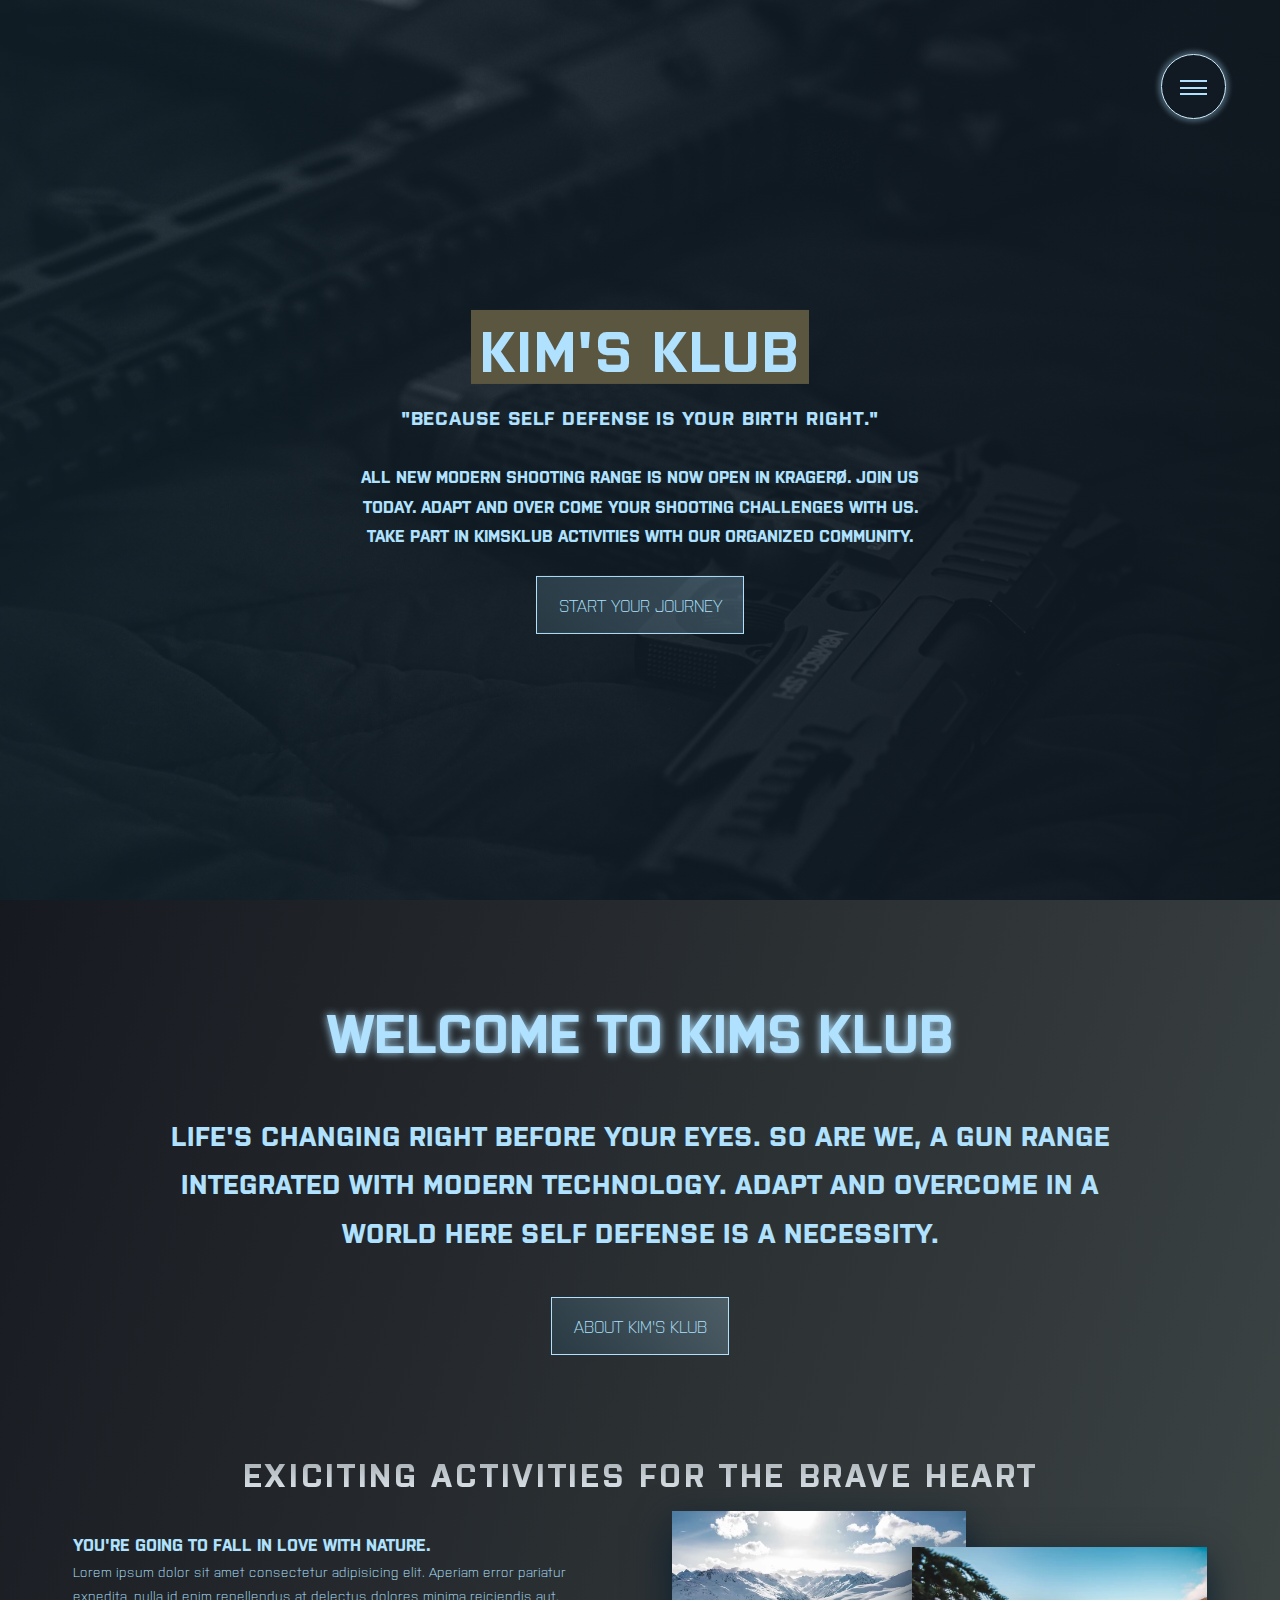
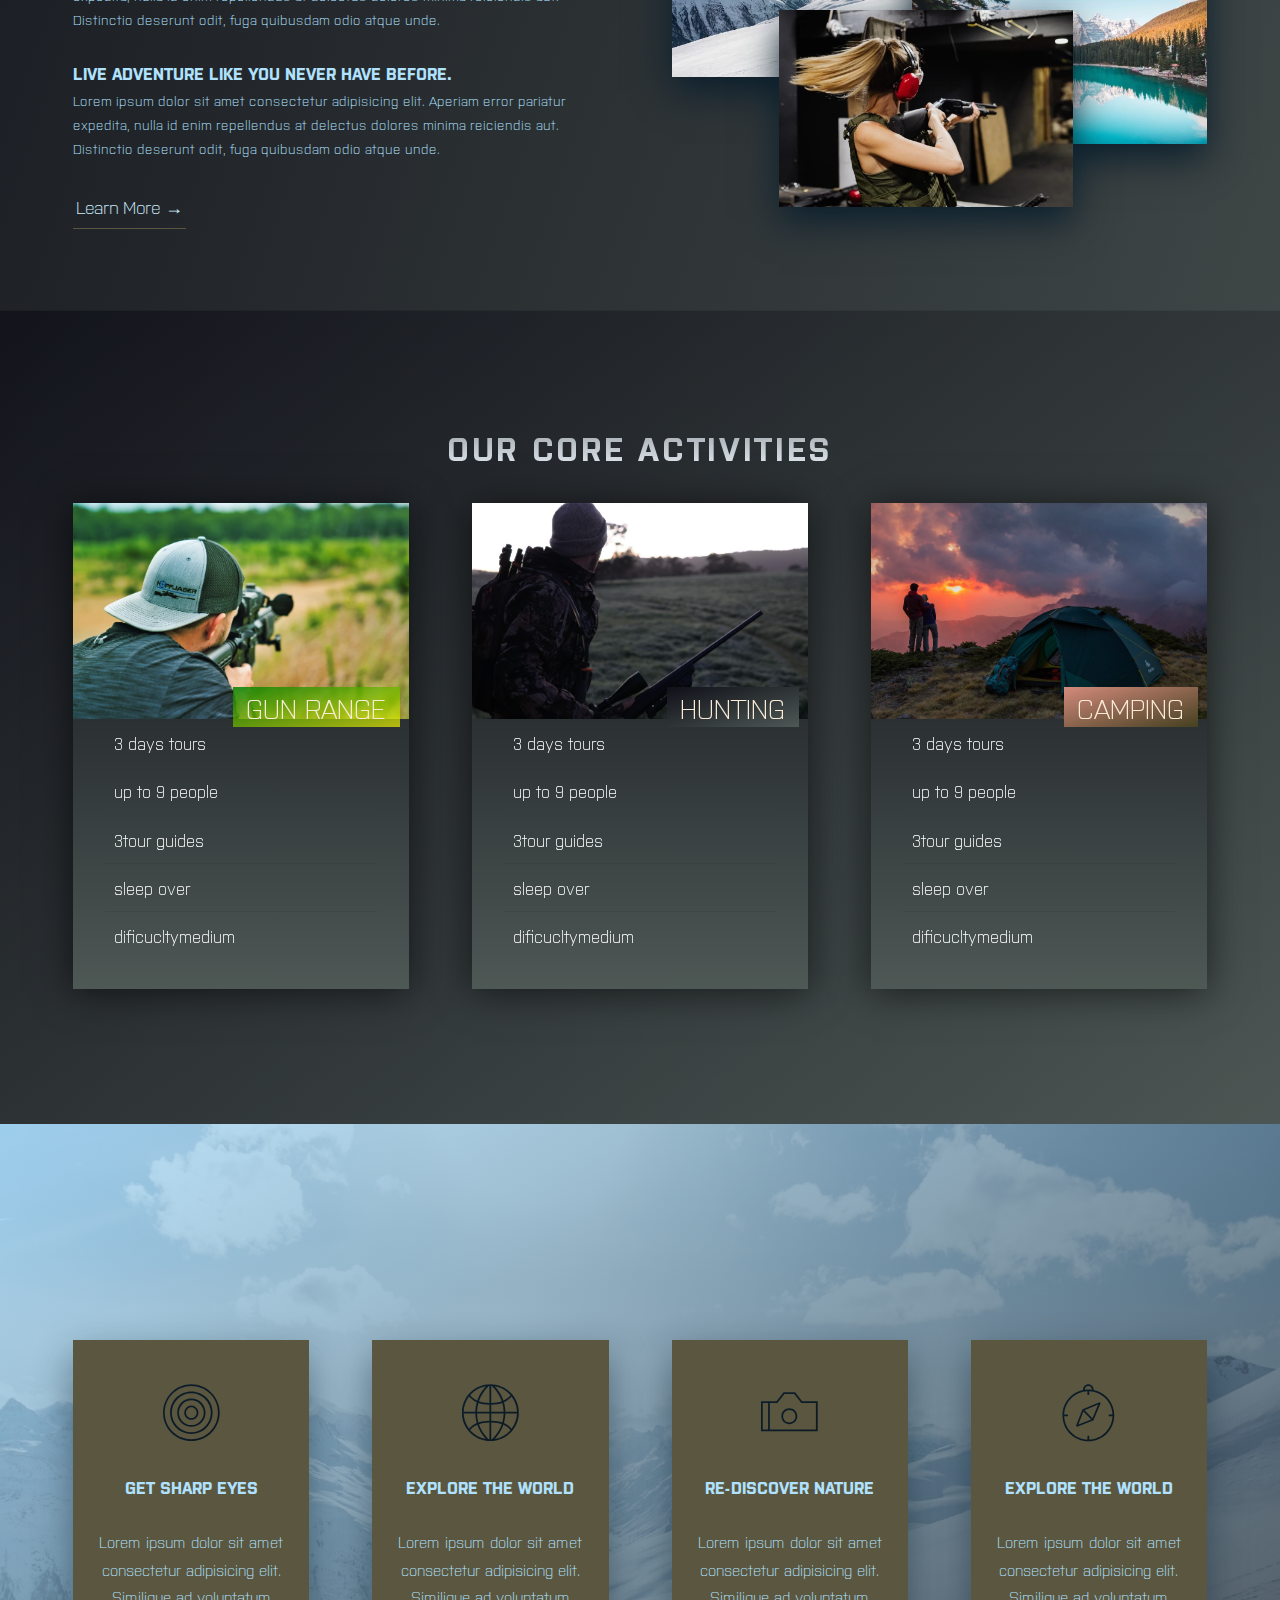
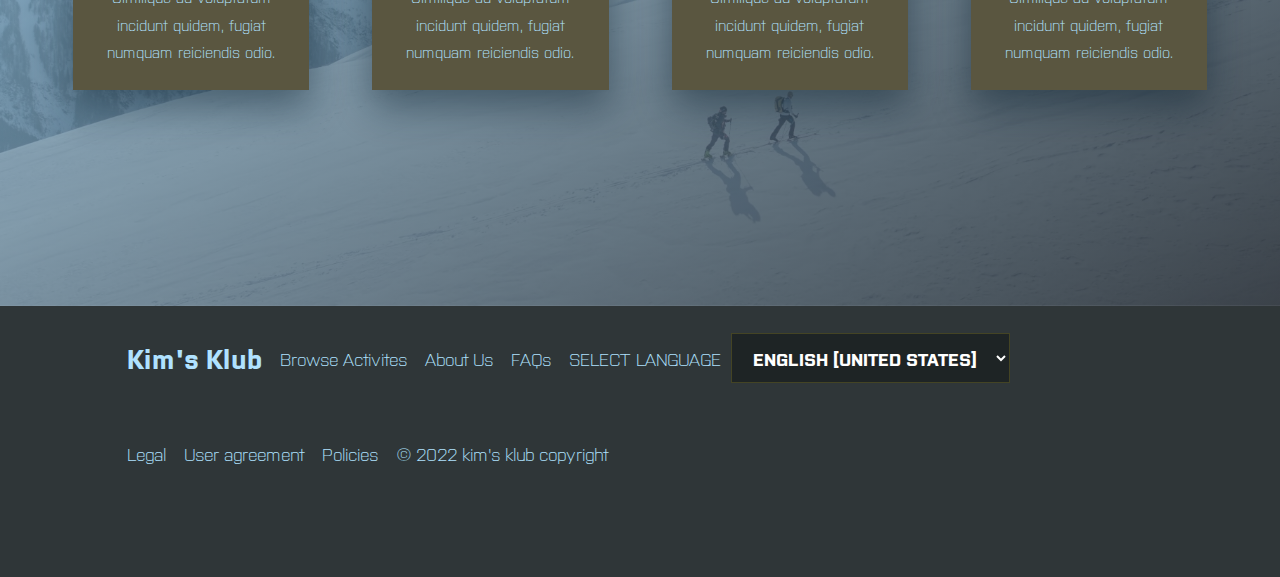
<file: kimsKlub-presentation-main/index.html>
<!DOCTYPE html>
<html lang="en">
   <head>
      <meta charset="UTF-8" />
      <meta http-equiv="X-UA-Compatible" content="IE=edge" />
      <meta name="viewport" content="width=device-width, initial-scale=1.0" />
      <link rel="stylesheet" href="css/icon-font.css" />
      <link rel="stylesheet" href="assets/purista/stylesheet.css">
      <link rel="stylesheet" href="./css/style.css" />
      <title>KimsKlub | Because self defense is your Birth right.</title>
   </head>
   <body>
      <div class="navigation">
         <input type="checkbox" id="navi-toggle" class="navigation__checkbox" />

         <label for="navi-toggle" class="navigation__button">
            <span class="navigation__icon"></span>
         </label>

         <div class="navigation__background">&nbsp;</div>

         <nav class="navigation__nav">
            <ul class="navigation__list">
               <li class="navigation__item">
                  <a href="" class="navigation__link">ABOUT KIM'S KLUB</a>
               </li>
               <li class="navigation__item">
                  <a href="" class="navigation__link">BROWSE ACTIVITIES</a>
               </li>
               <li class="navigation__item">
                  <a href="" class="navigation__link">REQUEST MEMBERSHIP</a>
               </li>
               <li class="navigation__item">
                  <a href="" class="navigation__link">FEEDBACKS</a>
               </li>
            </ul>
         </nav>
      </div>
      <header class="header-bg">
         <!-- primary heading -->
         <section>
            <div class="hero-txt-box">
               <h1 class="primary-header">
                  <div class="primary-header-main">
                     <div class="primary-header-main-bg">Kim's Klub</div>
                  </div>

                  <div>
                     <span class="primary-header-sub"
                        >"because self defense is your birth right."</span
                     >
                  </div>
                  <span class="primary-para-sub">
                     All new modern shooting range is now open in Kragerø. Join
                     us today. Adapt and over come your shooting challenges with
                     us. Take part in KimsKlub activities with our organized
                     community.
                  </span>
               </h1>

               <!-- join us button -->
               <a href="#" class="btn btn-aqua">start your journey</a>
            </div>
         </section>
      </header>
      <main>
         <section class="welcome-txt">
            <h1 class="l-txt">welcome to kims klub</h1>
            <h1 class="l-txt-temp">
               life's changing right before your eyes. So are we, A gun range
               integrated with modern technology. Adapt and overcome in a world
               here self defense is a necessity.
            </h1>

            <!-- join us button -->
            <a href="#" class="btn btn-aqua margin-x">About Kim's Klub</a>
         </section>

         <!-- adventure section -->
         <section class="section-adventure u-margin-bottom-big">
            <div class="u-center-text u-margin-bottom-small">
               <h2 class="heading-secondary">
                  Exiciting activities for the brave heart
               </h2>
            </div>

            <div class="row">
               <div class="col-1-of-2">
                  <h3 class="heading-adventure">
                     You're going to fall in love with nature.
                  </h3>
                  <p class="para u-margin-bottom-small">
                     Lorem ipsum dolor sit amet consectetur adipisicing elit.
                     Aperiam error pariatur expedita, nulla id enim repellendus
                     at delectus dolores minima reiciendis aut. Distinctio
                     deserunt odit, fuga quibusdam odio atque unde.
                  </p>

                  <h3 class="heading-adventure">
                     Live adventure like you never have before.
                  </h3>
                  <p class="para u-margin-bottom-small">
                     Lorem ipsum dolor sit amet consectetur adipisicing elit.
                     Aperiam error pariatur expedita, nulla id enim repellendus
                     at delectus dolores minima reiciendis aut. Distinctio
                     deserunt odit, fuga quibusdam odio atque unde.
                  </p>

                  <a href="#" class="btn-text"
                     >Learn More <span class="arrow"> &rarr;</span></a
                  >
               </div>
               <div class="col-1-of-2">
                  <div class="composition">
                     <img
                        src="img/webp/pexels-flo-maderebner-869258__1x.webp"
                        alt=""
                        class="composition__photo composition__photo--p1"
                     />
                     <img
                        src="img/webp/pexels-jaime-reimer-2662116.webp"
                        alt=""
                        class="composition__photo composition__photo--p2"
                     />
                     <img
                        src="img/webp/pexels-karolina-grabowska-5202377.webp"
                        alt=""
                        class="composition__photo composition__photo--p3"
                     />
                  </div>
               </div>
            </div>
         </section>

         <!-- join us now -->

         <section class="section-activities">
            <div class="u-center-text u-margin-bottom-small">
               <h2 class="heading-secondary">Our core activities</h2>
            </div>

            <div class="row">
               <div class="col-1-of-3">
                  <div class="card">
                     <div class="card__side card__side--front">
                        <div class="card__picture card__picture--1">&nbsp;</div>
                        <div class="card__heading">
                           <span
                              class="card__heading-span card__heading-span--1"
                           >
                              Gun range
                           </span>
                        </div>
                        <div class="card__details">
                           <ul>
                              <li>3 days tours</li>
                              <li>up to 9 people</li>
                              <li>3tour guides</li>
                              <li>sleep over</li>
                              <li>dificucltymedium</li>
                           </ul>
                        </div>
                     </div>
                     <div
                        class="card__side card__side--back card__side--back-1"
                     >
                        <div class="card__cta">
                           <div class="card__price-box">
                              <p class="card__price-only">only</p>
                              <p class="card__price-value">KR 300/Yr</p>
                           </div>
                           <a href="#popup" class="btn btn-aqua">Join now.</a>
                        </div>
                     </div>
                  </div>
               </div>
               <div class="col-1-of-3">
                  <div class="card">
                     <div class="card__side card__side--front">
                        <div class="card__picture card__picture--2">&nbsp;</div>
                        <div class="card__heading">
                           <span
                              class="card__heading-span card__heading-span--2"
                           >
                              Hunting
                           </span>
                        </div>
                        <div class="card__details">
                           <ul>
                              <li>3 days tours</li>
                              <li>up to 9 people</li>
                              <li>3tour guides</li>
                              <li>sleep over</li>
                              <li>dificucltymedium</li>
                           </ul>
                        </div>
                     </div>
                     <div
                        class="card__side card__side--back card__side--back-1"
                     >
                        <div class="card__cta">
                           <div class="card__price-box">
                              <p class="card__price-only">only</p>
                              <p class="card__price-value">KR 300/Yr</p>
                           </div>
                           <a href="#popup" class="btn btn-aqua">Join now.</a>
                        </div>
                     </div>
                  </div>
               </div>
               <div class="col-1-of-3">
                  <div class="card">
                     <div class="card__side card__side--front">
                        <div class="card__picture card__picture--3">&nbsp;</div>
                        <div class="card__heading">
                           <span
                              class="card__heading-span card__heading-span--3"
                           >
                              Camping
                           </span>
                        </div>
                        <div class="card__details">
                           <ul>
                              <li>3 days tours</li>
                              <li>up to 9 people</li>
                              <li>3tour guides</li>
                              <li>sleep over</li>
                              <li>dificucltymedium</li>
                           </ul>
                        </div>
                     </div>
                     <div
                        class="card__side card__side--back card__side--back-1"
                     >
                        <div class="card__cta">
                           <div class="card__price-box">
                              <p class="card__price-only">only</p>
                              <p class="card__price-value">KR 300/Yr</p>
                           </div>
                           <a href="#popup" class="btn btn-aqua">Join now.</a>
                        </div>
                     </div>
                  </div>
               </div>
            </div>

            <!-- <div class="u-center-text u-margin-top-huge">
               <a href="#" class="btn btn--green">Join now.</a>
            </div> -->
         </section>

         <!-- explore -->
         <section class="section-features">
            <div class="row">
               <div class="col-1-of-4">
                  <div class="feature-box">
                     <i class="feature-box__icon icon-basic-target"></i>
                     <h3 class="heading-adventure u-margin-bottom-small">
                        Get sharp eyes
                     </h3>
                     <p class="feature-box__text">
                        Lorem ipsum dolor sit amet consectetur adipisicing elit.
                        Similique ad voluptatum incidunt quidem, fugiat numquam
                        reiciendis odio.
                     </p>
                  </div>
               </div>

               <div class="col-1-of-4">
                  <div class="feature-box">
                     <i class="feature-box__icon icon-basic-world"></i>
                     <h3 class="heading-adventure u-margin-bottom-small">
                        Explore the world
                     </h3>
                     <p class="feature-box__text">
                        Lorem ipsum dolor sit amet consectetur adipisicing elit.
                        Similique ad voluptatum incidunt quidem, fugiat numquam
                        reiciendis odio.
                     </p>
                  </div>
               </div>

               <div class="col-1-of-4">
                  <div class="feature-box">
                     <i class="feature-box__icon icon-basic-photo"></i>
                     <h3 class="heading-adventure u-margin-bottom-small">
                        re-discover Nature
                     </h3>
                     <p class="feature-box__text">
                        Lorem ipsum dolor sit amet consectetur adipisicing elit.
                        Similique ad voluptatum incidunt quidem, fugiat numquam
                        reiciendis odio.
                     </p>
                  </div>
               </div>

               <div class="col-1-of-4">
                  <div class="feature-box">
                     <i class="feature-box__icon icon-basic-compass"></i>
                     <h3 class="heading-adventure u-margin-bottom-small">
                        Explore the world
                     </h3>
                     <p class="feature-box__text">
                        Lorem ipsum dolor sit amet consectetur adipisicing elit.
                        Similique ad voluptatum incidunt quidem, fugiat numquam
                        reiciendis odio.
                     </p>
                  </div>
               </div>
            </div>
         </section>

         <!-- expeirence section -->
         <!-- <section class="experiences">
				<h3 class="primary-header">kim's klub experience</h3>

				<div class="d-grid">
					<div class="activity-card">
						<img src="img/gun-range.webp" alt="" />
						<h1 class="primary-header-main">gun range</h1>
						<p>
							Train with us & improve your shooting skill. Get involved
							with us in our community for various activity that we offer.
						</p>
						<a href="#" class="btn btn-aqua">Learn more</a>
					</div>
					<div class="activity-card">
						<img src="img/hunting.webp" alt="" />
						<h1 class="primary-header-main">hunting</h1>

						<p>
							Test your shooting skills at our huntying sites. Our
							activity guide instructor help you prepare for the fun
							activities at our premises.
						</p>
						<a href="#" class="btn btn-aqua">Learn more</a>
					</div>
					<div class="activity-card">
						<img src="img/camping-couple.webp" alt="" />
						<h1 class="primary-header-main">camping</h1>
						<p>
							One of the most demanded activity from our members, which
							includes camping, hiking among the beautiful fjord of
							Norway.
						</p>
						<a href="#" class="btn btn-aqua">Learn more</a>
					</div>
				</div>
			</section> -->

         <!-- <section class="subscribe">
				<div class="subscribe-d-flex">
					<div class="primary-header">
						<h1>RETRIEVE THE LATEST INTEL ON KIM'S KLUB</h1>
						<p>
							Sign up today to receive the latest Battlefield news, tips
							and tricks, updates, behind-the-scenes content, exclusive
							offers, and more (including other EA news, products, events,
							and promotions) by email.
						</p>
					</div>
				</div>
			</section> -->
      </main>

      <footer class="footer">
         <div class="flex-footer-nav-items">
            <h2>Kim's Klub</h2>
            <p>Browse Activites</p>
            <p>About Us</p>
            <p>FAQs</p>
            <div class="language-option-dropdown">
               <label for="" class="p-right">SELECT LANGUAGE</label>
               <select name="" id="">
                  <option value="ENG">ENGLISH [UNITED STATES]</option>
                  <option value="NOR">NORSK [BØKMÅL]</option>
               </select>
            </div>
         </div>
         <div class="u-padding-bottom-big">
            <div class="flex-footer-nav-items">
               <li>Legal</li>
               <li>User agreement</li>
               <li>Policies</li>
               <li>&copy; 2022 kim's klub copyright</li>
            </div>
         </div>
      </footer>

      <div class="popup" id="popup">
         <div class="popup__content">
            <div class="popup__left">
               <img
                  src="img/webp/pexels-karolina-grabowska-5202438.webp"
                  alt=""
                  class="popup__img"
               />
               <img
                  src="img/webp/joel-moysuh--VRtZv7SUbU-unsplash.webp"
                  alt=""
                  class="popup__img"
               />
            </div>
            <div class="popup__right">
               <a href="#section-activities" class="popup__close">&times;</a>
               <h2 class="heading-activities u-margin-bottom-small">
                  Join our community
               </h2>
               <h3 class="heading-activities u-margin-bottom-small">
                  Important &ndash; Please read our terms and conditions.
               </h3>
               <p class="popup__text">
                  Lorem ipsum dolor sit amet consectetur adipisicing elit.
                  Incidunt placeat nam expedita odit eos dolorum magni nostrum
                  facilis atque, eligendi accusamus, porro molestias beatae
                  numquam mollitia. Eligendi magnam officiis quas.Lorem ipsum
                  dolor sit amet consectetur adipisicing elit. Incidunt placeat
                  nam expedita odit eos dolorum magni nostrum facilis atque,
                  eligendi accusamus, porro molestias beatae numquam mollitia.
                  Eligendi magnam officiis quas.Lorem ipsum dolor sit amet
                  consectetur adipisicing elit. Incidunt placeat nam expedita
                  odit eos dolorum magni nostrum facilis atque, eligendi
                  accusamus, porro molestias beatae numquam mollitia. Eligendi
                  magnam officiis quas.Lorem ipsum dolor sit amet consectetur
                  adipisicing elit. Incidunt placeat.
               </p>
               <a href="" class="navigation__link">Join now</a>
            </div>
         </div>
      </div>
   </body>
</html>
</file>
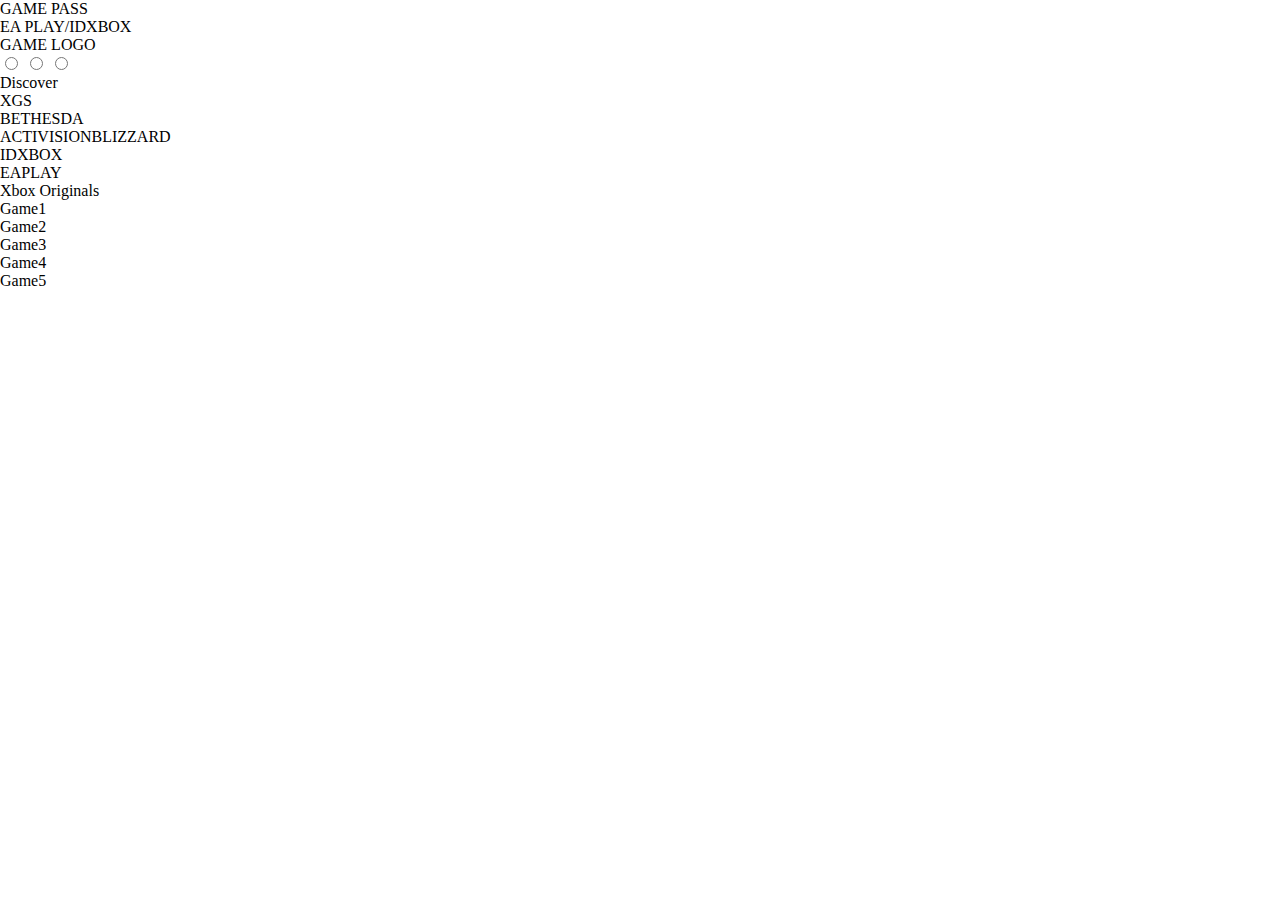
<file: Xbox-Dashboard-Concept-master/legacycodes/index.html>
<!DOCTYPE html>
<html lang="en">
<head>
    <meta charset="UTF-8">
    <meta http-equiv="X-UA-Compatible" content="IE=edge">
    <meta name="viewport" content="width=device-width, initial-scale=1.0">
    <title>Xbox</title>
    <link rel="stylesheet" href="style.css">
</head>
<body>
    <div>

        <div class="backimage">
            <img id="background_image">
        </div>
        
        <div>GAME PASS</div>

        <div>EA PLAY/IDXBOX</div>
        <div>GAME LOGO</div>

        <div class="slider">
            <div class="slides">
                <input type="radio" name="radio-btn" id="radio1">
                <input type="radio" name="radio-btn" id="radio2">
                <input type="radio" name="radio-btn" id="radio3">
            </div>

            <div class="navigation-auto">
                <div class="auto-btn1"></div>
                <div class="auto-btn2"></div>
                <div class="auto-btn3"></div>
            </div>

            <div class="navigation-manual">
                <label for="radio1" class="manual-btn"></label>
                <label for="radio2" class="manual-btn"></label>
                <label for="radio3" class="manual-btn"></label>
            </div>
        </div>



        <div>Discover</div>
        <div>
            <div>XGS</div>
            <div>BETHESDA</div>
            <div>ACTIVISIONBLIZZARD</div>
            <div>IDXBOX</div>
            <div>EAPLAY</div>
        </div>

        <div>Xbox Originals</div>
        <div>
            <div>Game1</div>
            <div>Game2</div>
            <div>Game3</div>
            <div>Game4</div>
            <div>Game5</div>
        </div>

    </div>


</body>
</html>
</file>
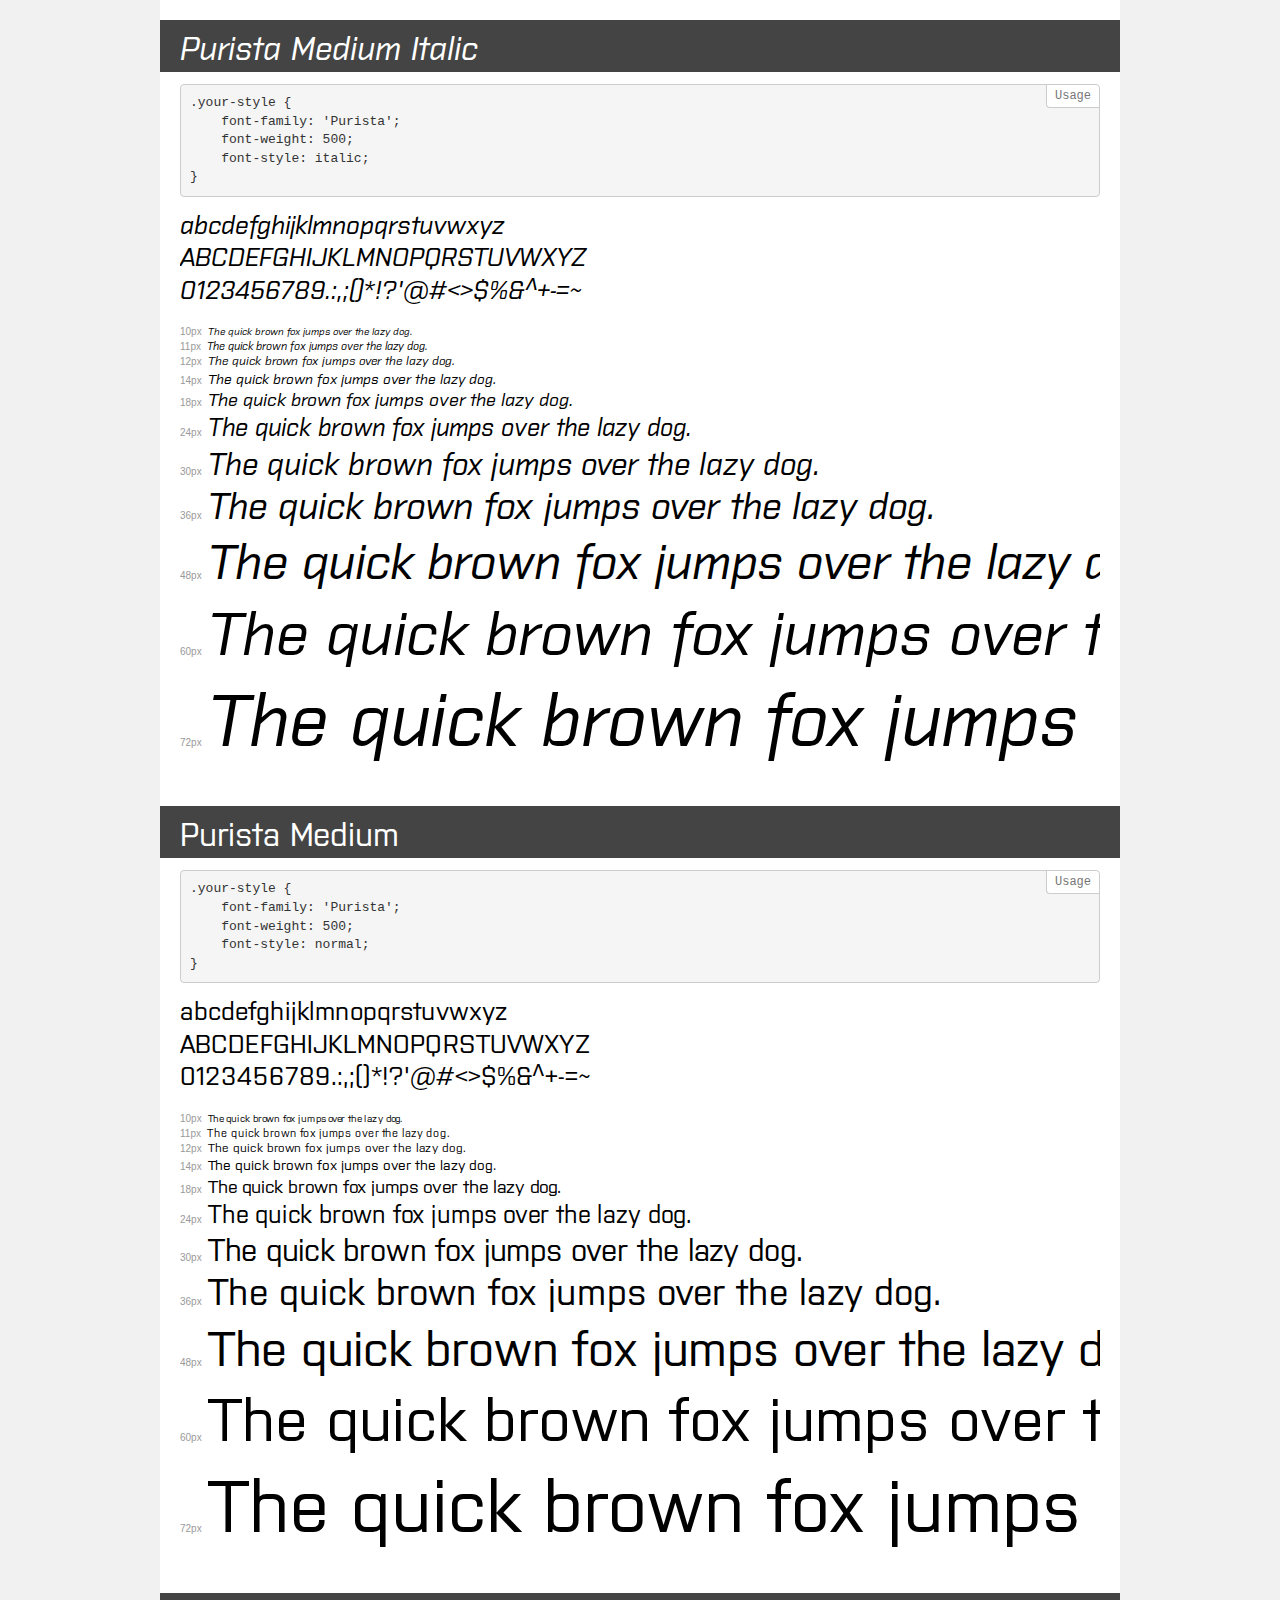
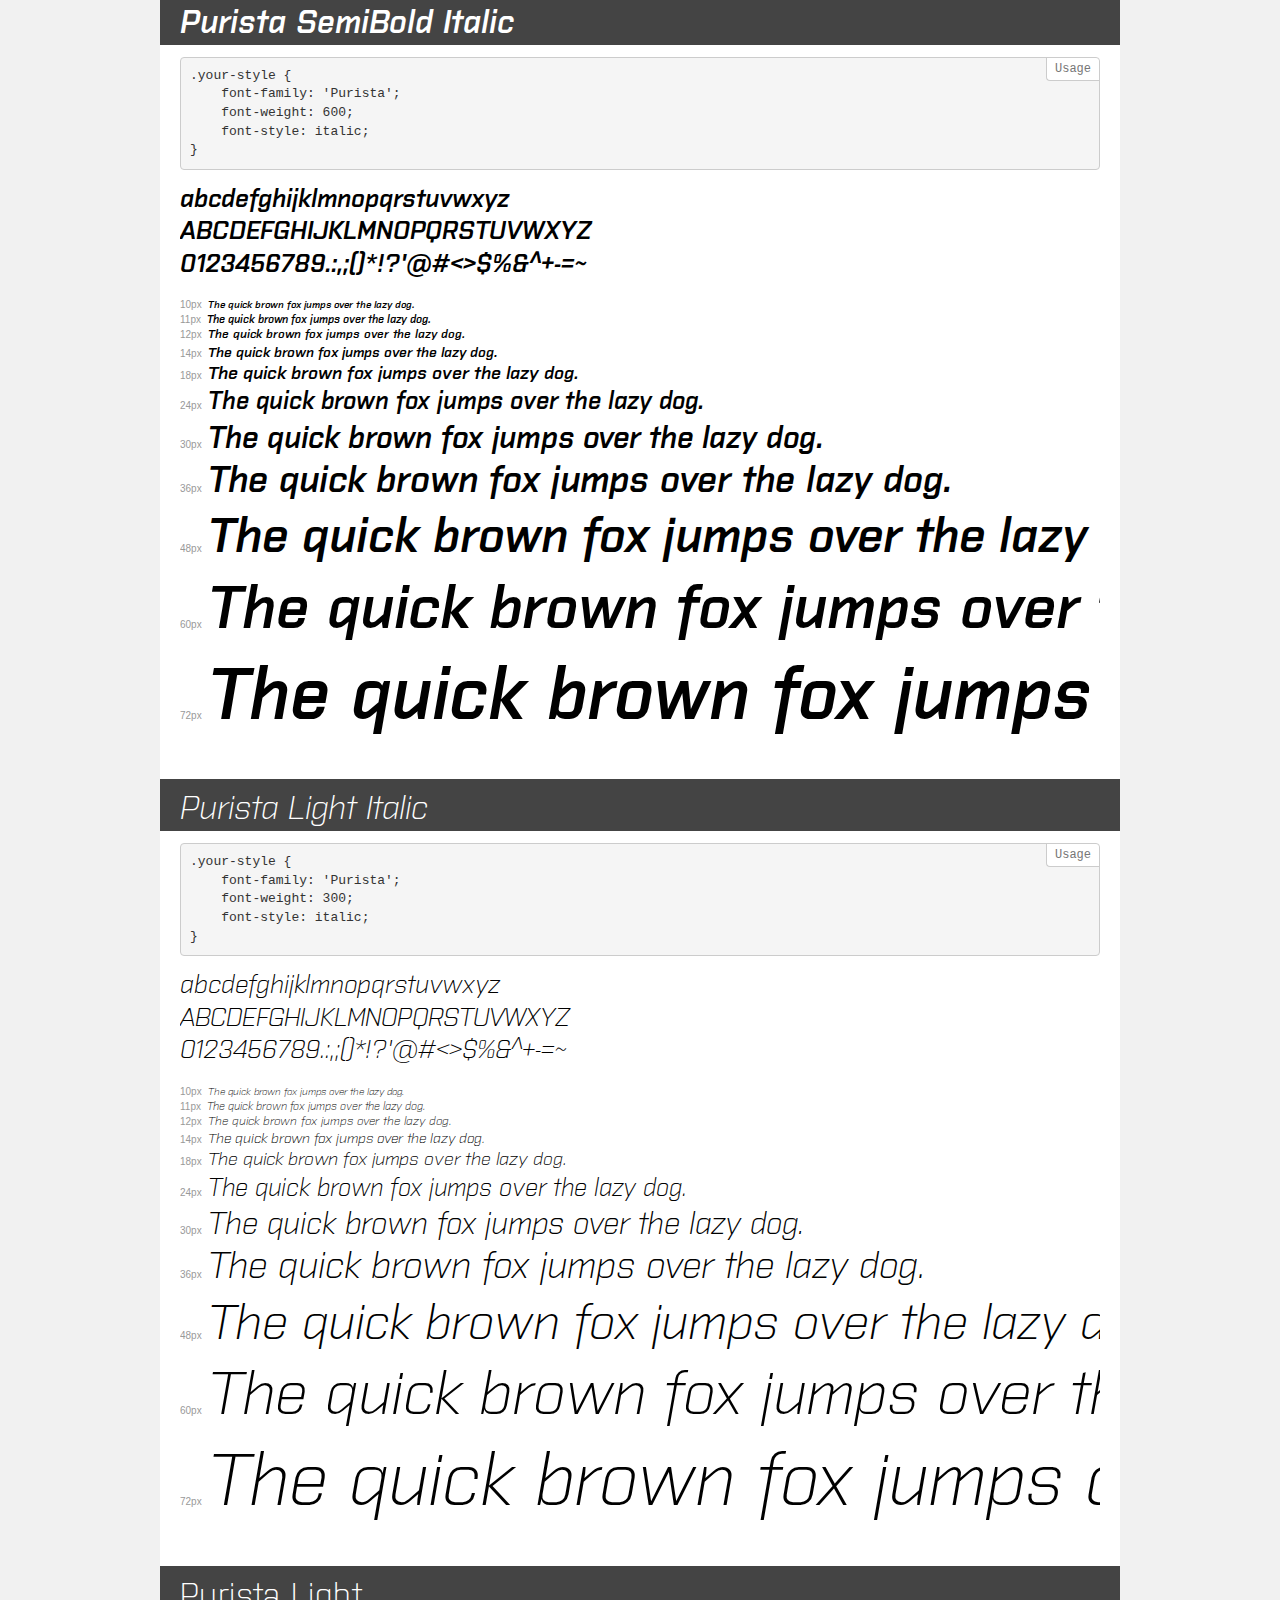
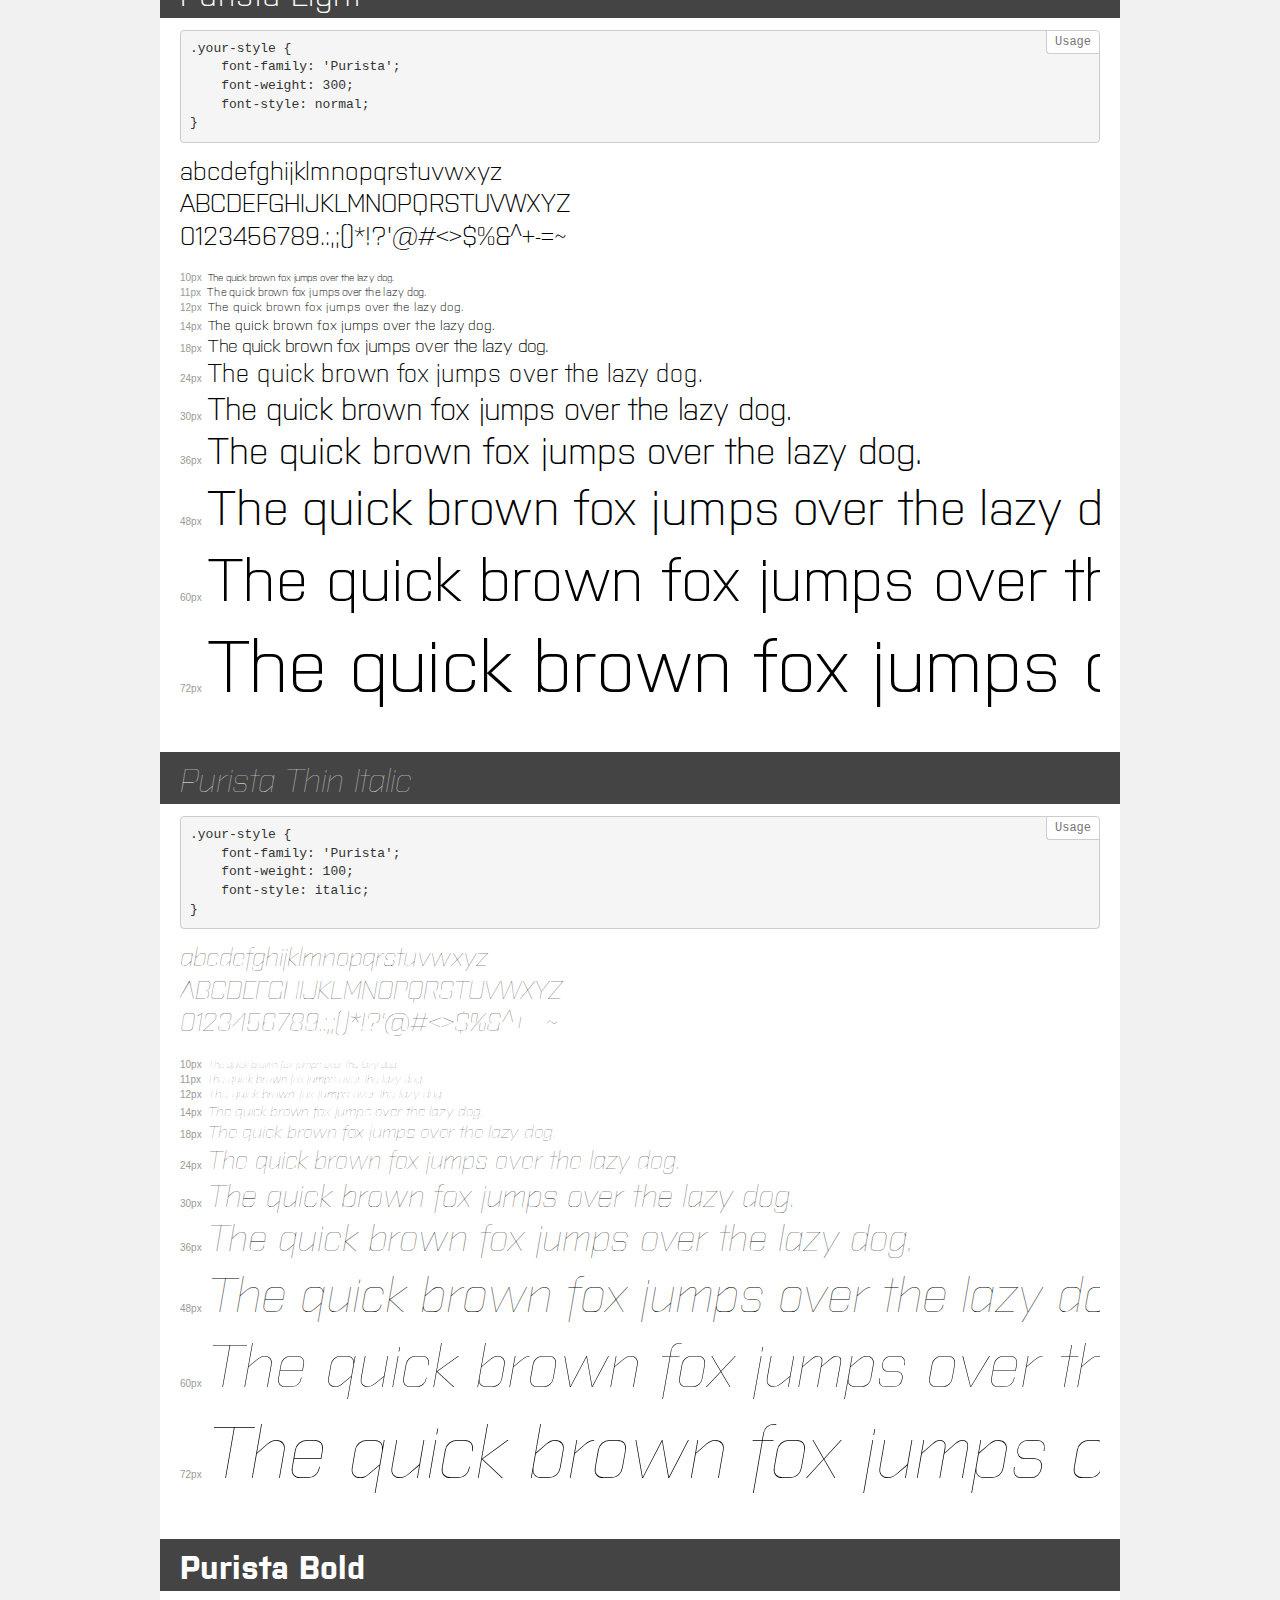
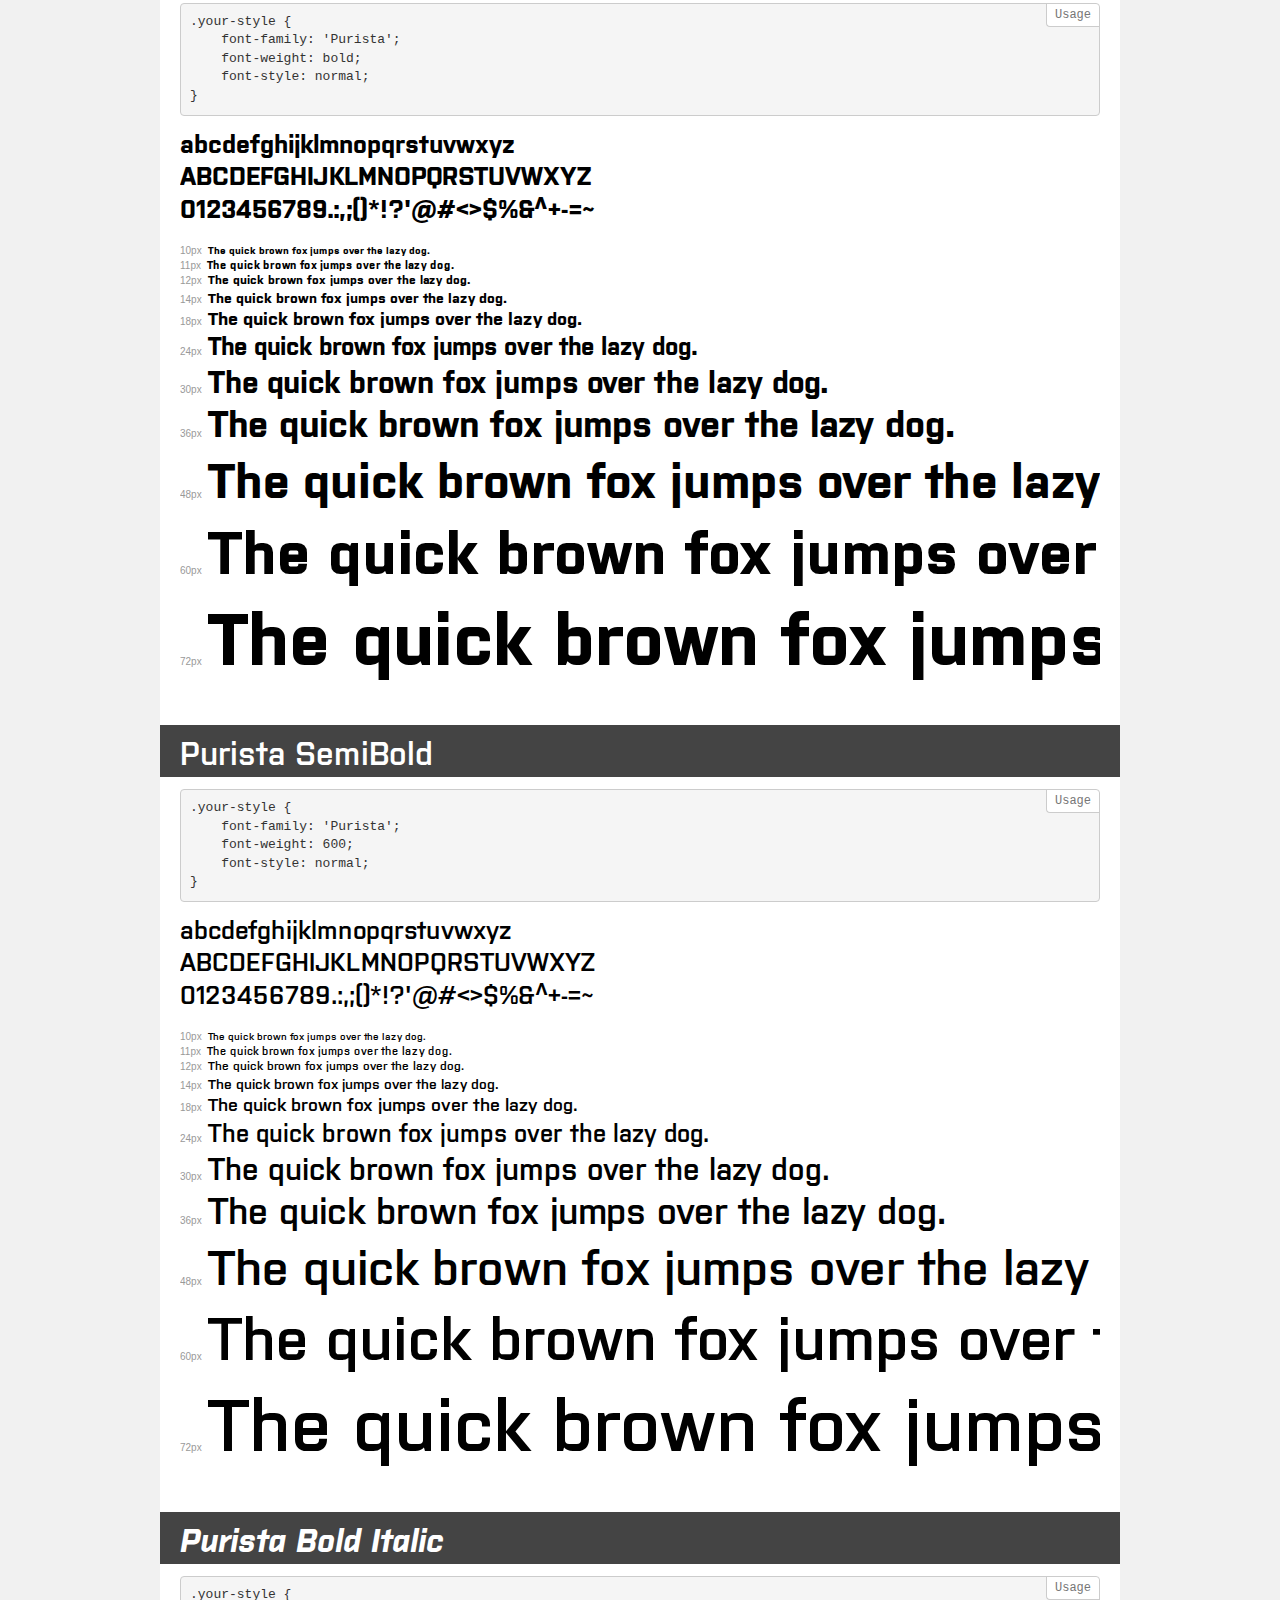
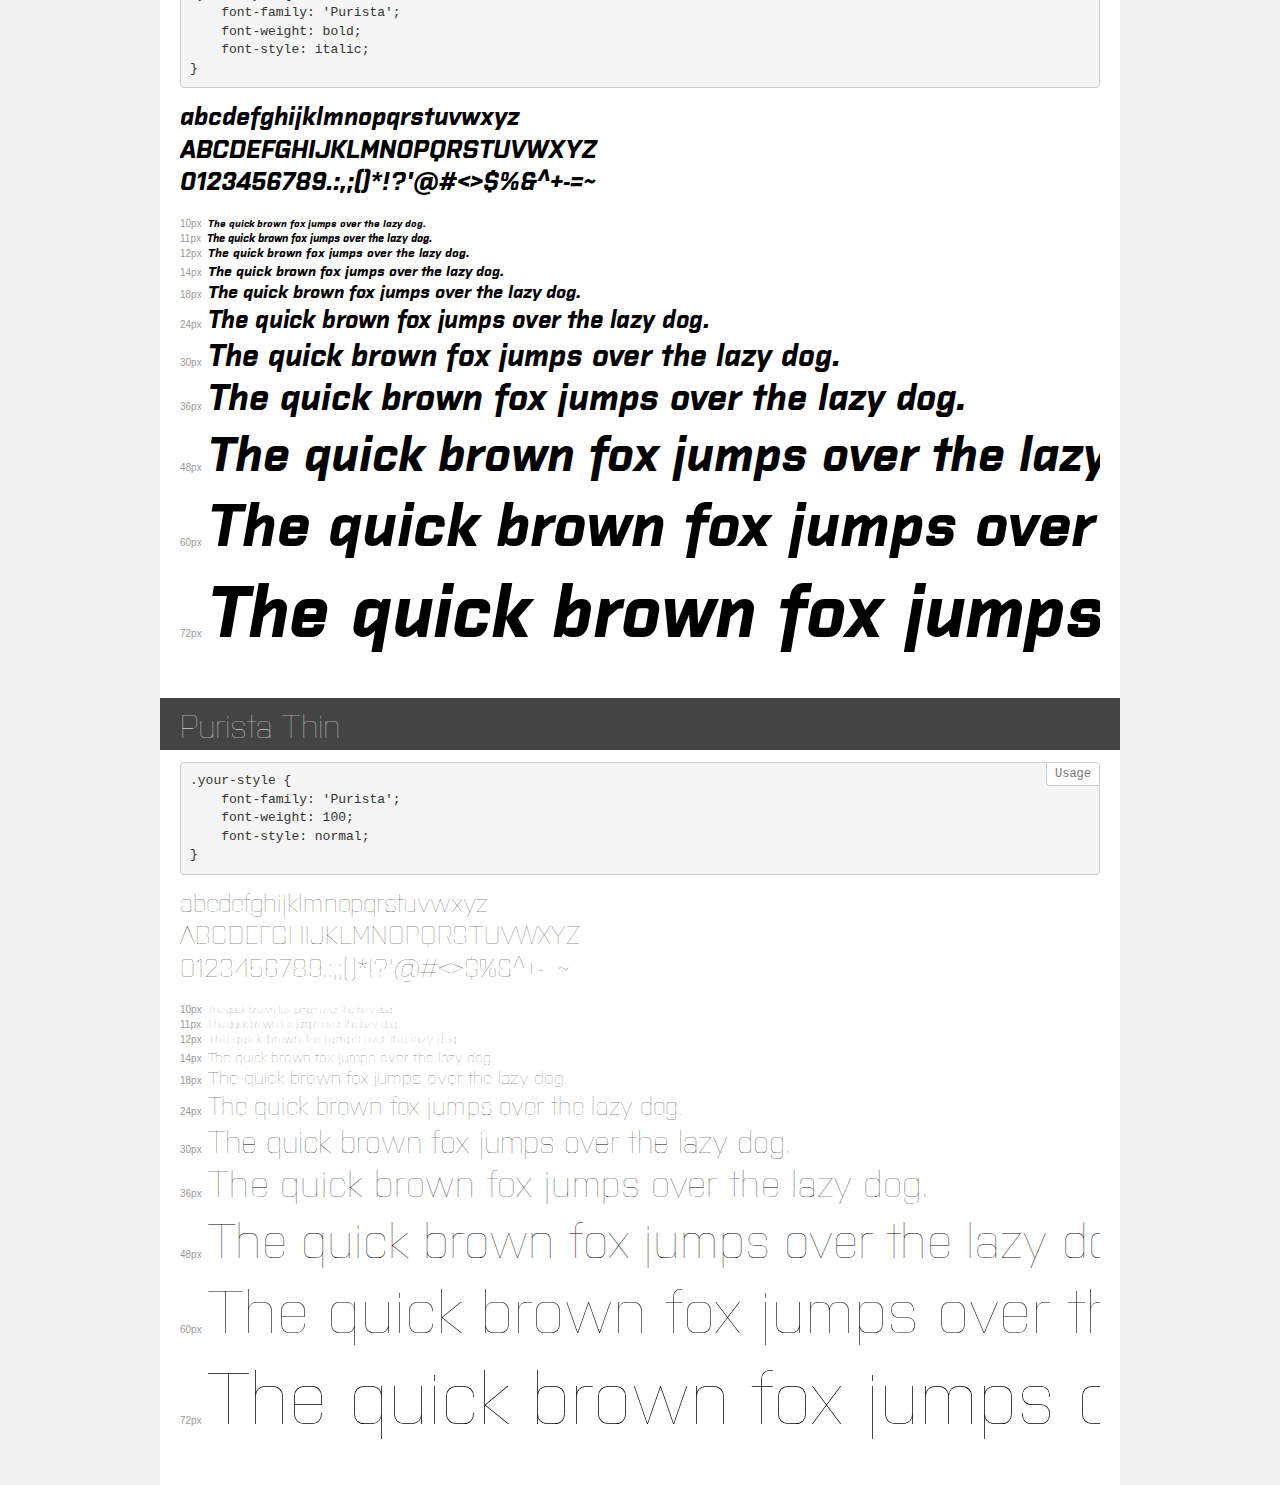
<file: kimsKlub-presentation-main/assets/purista/demo.html>
<!DOCTYPE html>
<html>
<head>
    <meta charset="utf-8">
    <meta http-equiv="X-UA-Compatible" content="IE=edge">
    <meta name="viewport" content="width=device-width, initial-scale=1">
    <meta name="robots" content="noindex, noarchive">
    <meta name="format-detection" content="telephone=no">
    <title>Transfonter demo</title>
    <link href="stylesheet.css" rel="stylesheet">
    <style>
        /*
        http://meyerweb.com/eric/tools/css/reset/
        v2.0 | 20110126
        License: none (public domain)
        */
        html, body, div, span, applet, object, iframe,
        h1, h2, h3, h4, h5, h6, p, blockquote, pre,
        a, abbr, acronym, address, big, cite, code,
        del, dfn, em, img, ins, kbd, q, s, samp,
        small, strike, strong, sub, sup, tt, var,
        b, u, i, center,
        dl, dt, dd, ol, ul, li,
        fieldset, form, label, legend,
        table, caption, tbody, tfoot, thead, tr, th, td,
        article, aside, canvas, details, embed,
        figure, figcaption, footer, header, hgroup,
        menu, nav, output, ruby, section, summary,
        time, mark, audio, video {
            margin: 0;
            padding: 0;
            border: 0;
            font-size: 100%;
            font: inherit;
            vertical-align: baseline;
        }
        /* HTML5 display-role reset for older browsers */
        article, aside, details, figcaption, figure,
        footer, header, hgroup, menu, nav, section {
            display: block;
        }
        body {
            line-height: 1;
        }
        ol, ul {
            list-style: none;
        }
        blockquote, q {
            quotes: none;
        }
        blockquote:before, blockquote:after,
        q:before, q:after {
            content: '';
            content: none;
        }
        table {
            border-collapse: collapse;
            border-spacing: 0;
        }
        /* common styles */
        body {
            background: #f1f1f1;
            color: #000;
        }
        .page {
            background: #fff;
            width: 920px;
            margin: 0 auto;
            padding: 20px 20px 0 20px;
            overflow: hidden;
        }
        .font-container {
            overflow-x: auto;
            overflow-y: hidden;
            margin-bottom: 40px;
            line-height: 1.3;
            white-space: nowrap;
            padding-bottom: 5px;
        }
        h1 {
            position: relative;
            background: #444;
            font-size: 32px;
            color: #fff;
            padding: 10px 20px;
            margin: 0 -20px 12px -20px;
        }
        .letters {
            font-size: 25px;
            margin-bottom: 20px;
        }
        .s10:before {
            content: '10px';
        }
        .s11:before {
            content: '11px';
        }
        .s12:before {
            content: '12px';
        }
        .s14:before {
            content: '14px';
        }
        .s18:before {
            content: '18px';
        }
        .s24:before {
            content: '24px';
        }
        .s30:before {
            content: '30px';
        }
        .s36:before {
            content: '36px';
        }
        .s48:before {
            content: '48px';
        }
        .s60:before {
            content: '60px';
        }
        .s72:before {
            content: '72px';
        }
        .s10:before, .s11:before, .s12:before, .s14:before,
        .s18:before, .s24:before, .s30:before, .s36:before,
        .s48:before, .s60:before, .s72:before {
            font-family: Arial, sans-serif;
            font-size: 10px;
            font-weight: normal;
            font-style: normal;
            color: #999;
            padding-right: 6px;
        }
        pre {
            display: block;
            position: relative;
            padding: 9px;
            margin: 0 0 10px;
            font-family: Monaco, Menlo, Consolas, "Courier New", monospace !important;
            font-size: 13px;
            line-height: 1.428571429;
            color: #333;
            font-weight: normal !important;
            font-style: normal !important;
            background-color: #f5f5f5;
            border: 1px solid #ccc;
            overflow-x: auto;
            border-radius: 4px;
        }
        pre:after {
            display: block;
            position: absolute;
            right: 0;
            top: 0;
            content: 'Usage';
            line-height: 1;
            padding: 5px 8px;
            font-size: 12px;
            color: #767676;
            background-color: #fff;
            border: 1px solid #ccc;
            border-right: none;
            border-top: none;
            border-radius: 0 4px 0 4px;
            z-index: 10;
        }
        /* responsive */
        @media (max-width: 959px) {
            .page {
                width: auto;
                margin: 0;
            }
        }
    </style>
</head>
<body>
<div class="page">
    <div class="demo" style="font-family: 'Purista'; font-weight: 500; font-style: italic;">
        <h1>Purista Medium Italic</h1>
        <pre>.your-style {
    font-family: 'Purista';
    font-weight: 500;
    font-style: italic;
}</pre>
        <div class="font-container">
            <p class="letters">
                abcdefghijklmnopqrstuvwxyz<br>
ABCDEFGHIJKLMNOPQRSTUVWXYZ<br>
                0123456789.:,;()*!?'@#<>$%&^+-=~
            </p>
            <p class="s10" style="font-size: 10px;">The quick brown fox jumps over the lazy dog.</p>
            <p class="s11" style="font-size: 11px;">The quick brown fox jumps over the lazy dog.</p>
            <p class="s12" style="font-size: 12px;">The quick brown fox jumps over the lazy dog.</p>
            <p class="s14" style="font-size: 14px;">The quick brown fox jumps over the lazy dog.</p>
            <p class="s18" style="font-size: 18px;">The quick brown fox jumps over the lazy dog.</p>
            <p class="s24" style="font-size: 24px;">The quick brown fox jumps over the lazy dog.</p>
            <p class="s30" style="font-size: 30px;">The quick brown fox jumps over the lazy dog.</p>
            <p class="s36" style="font-size: 36px;">The quick brown fox jumps over the lazy dog.</p>
            <p class="s48" style="font-size: 48px;">The quick brown fox jumps over the lazy dog.</p>
            <p class="s60" style="font-size: 60px;">The quick brown fox jumps over the lazy dog.</p>
            <p class="s72" style="font-size: 72px;">The quick brown fox jumps over the lazy dog.</p>
        </div>
    </div>
    <div class="demo" style="font-family: 'Purista'; font-weight: 500; font-style: normal;">
        <h1>Purista Medium</h1>
        <pre>.your-style {
    font-family: 'Purista';
    font-weight: 500;
    font-style: normal;
}</pre>
        <div class="font-container">
            <p class="letters">
                abcdefghijklmnopqrstuvwxyz<br>
ABCDEFGHIJKLMNOPQRSTUVWXYZ<br>
                0123456789.:,;()*!?'@#<>$%&^+-=~
            </p>
            <p class="s10" style="font-size: 10px;">The quick brown fox jumps over the lazy dog.</p>
            <p class="s11" style="font-size: 11px;">The quick brown fox jumps over the lazy dog.</p>
            <p class="s12" style="font-size: 12px;">The quick brown fox jumps over the lazy dog.</p>
            <p class="s14" style="font-size: 14px;">The quick brown fox jumps over the lazy dog.</p>
            <p class="s18" style="font-size: 18px;">The quick brown fox jumps over the lazy dog.</p>
            <p class="s24" style="font-size: 24px;">The quick brown fox jumps over the lazy dog.</p>
            <p class="s30" style="font-size: 30px;">The quick brown fox jumps over the lazy dog.</p>
            <p class="s36" style="font-size: 36px;">The quick brown fox jumps over the lazy dog.</p>
            <p class="s48" style="font-size: 48px;">The quick brown fox jumps over the lazy dog.</p>
            <p class="s60" style="font-size: 60px;">The quick brown fox jumps over the lazy dog.</p>
            <p class="s72" style="font-size: 72px;">The quick brown fox jumps over the lazy dog.</p>
        </div>
    </div>
    <div class="demo" style="font-family: 'Purista'; font-weight: 600; font-style: italic;">
        <h1>Purista SemiBold Italic</h1>
        <pre>.your-style {
    font-family: 'Purista';
    font-weight: 600;
    font-style: italic;
}</pre>
        <div class="font-container">
            <p class="letters">
                abcdefghijklmnopqrstuvwxyz<br>
ABCDEFGHIJKLMNOPQRSTUVWXYZ<br>
                0123456789.:,;()*!?'@#<>$%&^+-=~
            </p>
            <p class="s10" style="font-size: 10px;">The quick brown fox jumps over the lazy dog.</p>
            <p class="s11" style="font-size: 11px;">The quick brown fox jumps over the lazy dog.</p>
            <p class="s12" style="font-size: 12px;">The quick brown fox jumps over the lazy dog.</p>
            <p class="s14" style="font-size: 14px;">The quick brown fox jumps over the lazy dog.</p>
            <p class="s18" style="font-size: 18px;">The quick brown fox jumps over the lazy dog.</p>
            <p class="s24" style="font-size: 24px;">The quick brown fox jumps over the lazy dog.</p>
            <p class="s30" style="font-size: 30px;">The quick brown fox jumps over the lazy dog.</p>
            <p class="s36" style="font-size: 36px;">The quick brown fox jumps over the lazy dog.</p>
            <p class="s48" style="font-size: 48px;">The quick brown fox jumps over the lazy dog.</p>
            <p class="s60" style="font-size: 60px;">The quick brown fox jumps over the lazy dog.</p>
            <p class="s72" style="font-size: 72px;">The quick brown fox jumps over the lazy dog.</p>
        </div>
    </div>
    <div class="demo" style="font-family: 'Purista'; font-weight: 300; font-style: italic;">
        <h1>Purista Light Italic</h1>
        <pre>.your-style {
    font-family: 'Purista';
    font-weight: 300;
    font-style: italic;
}</pre>
        <div class="font-container">
            <p class="letters">
                abcdefghijklmnopqrstuvwxyz<br>
ABCDEFGHIJKLMNOPQRSTUVWXYZ<br>
                0123456789.:,;()*!?'@#<>$%&^+-=~
            </p>
            <p class="s10" style="font-size: 10px;">The quick brown fox jumps over the lazy dog.</p>
            <p class="s11" style="font-size: 11px;">The quick brown fox jumps over the lazy dog.</p>
            <p class="s12" style="font-size: 12px;">The quick brown fox jumps over the lazy dog.</p>
            <p class="s14" style="font-size: 14px;">The quick brown fox jumps over the lazy dog.</p>
            <p class="s18" style="font-size: 18px;">The quick brown fox jumps over the lazy dog.</p>
            <p class="s24" style="font-size: 24px;">The quick brown fox jumps over the lazy dog.</p>
            <p class="s30" style="font-size: 30px;">The quick brown fox jumps over the lazy dog.</p>
            <p class="s36" style="font-size: 36px;">The quick brown fox jumps over the lazy dog.</p>
            <p class="s48" style="font-size: 48px;">The quick brown fox jumps over the lazy dog.</p>
            <p class="s60" style="font-size: 60px;">The quick brown fox jumps over the lazy dog.</p>
            <p class="s72" style="font-size: 72px;">The quick brown fox jumps over the lazy dog.</p>
        </div>
    </div>
    <div class="demo" style="font-family: 'Purista'; font-weight: 300; font-style: normal;">
        <h1>Purista Light</h1>
        <pre>.your-style {
    font-family: 'Purista';
    font-weight: 300;
    font-style: normal;
}</pre>
        <div class="font-container">
            <p class="letters">
                abcdefghijklmnopqrstuvwxyz<br>
ABCDEFGHIJKLMNOPQRSTUVWXYZ<br>
                0123456789.:,;()*!?'@#<>$%&^+-=~
            </p>
            <p class="s10" style="font-size: 10px;">The quick brown fox jumps over the lazy dog.</p>
            <p class="s11" style="font-size: 11px;">The quick brown fox jumps over the lazy dog.</p>
            <p class="s12" style="font-size: 12px;">The quick brown fox jumps over the lazy dog.</p>
            <p class="s14" style="font-size: 14px;">The quick brown fox jumps over the lazy dog.</p>
            <p class="s18" style="font-size: 18px;">The quick brown fox jumps over the lazy dog.</p>
            <p class="s24" style="font-size: 24px;">The quick brown fox jumps over the lazy dog.</p>
            <p class="s30" style="font-size: 30px;">The quick brown fox jumps over the lazy dog.</p>
            <p class="s36" style="font-size: 36px;">The quick brown fox jumps over the lazy dog.</p>
            <p class="s48" style="font-size: 48px;">The quick brown fox jumps over the lazy dog.</p>
            <p class="s60" style="font-size: 60px;">The quick brown fox jumps over the lazy dog.</p>
            <p class="s72" style="font-size: 72px;">The quick brown fox jumps over the lazy dog.</p>
        </div>
    </div>
    <div class="demo" style="font-family: 'Purista'; font-weight: 100; font-style: italic;">
        <h1>Purista Thin Italic</h1>
        <pre>.your-style {
    font-family: 'Purista';
    font-weight: 100;
    font-style: italic;
}</pre>
        <div class="font-container">
            <p class="letters">
                abcdefghijklmnopqrstuvwxyz<br>
ABCDEFGHIJKLMNOPQRSTUVWXYZ<br>
                0123456789.:,;()*!?'@#<>$%&^+-=~
            </p>
            <p class="s10" style="font-size: 10px;">The quick brown fox jumps over the lazy dog.</p>
            <p class="s11" style="font-size: 11px;">The quick brown fox jumps over the lazy dog.</p>
            <p class="s12" style="font-size: 12px;">The quick brown fox jumps over the lazy dog.</p>
            <p class="s14" style="font-size: 14px;">The quick brown fox jumps over the lazy dog.</p>
            <p class="s18" style="font-size: 18px;">The quick brown fox jumps over the lazy dog.</p>
            <p class="s24" style="font-size: 24px;">The quick brown fox jumps over the lazy dog.</p>
            <p class="s30" style="font-size: 30px;">The quick brown fox jumps over the lazy dog.</p>
            <p class="s36" style="font-size: 36px;">The quick brown fox jumps over the lazy dog.</p>
            <p class="s48" style="font-size: 48px;">The quick brown fox jumps over the lazy dog.</p>
            <p class="s60" style="font-size: 60px;">The quick brown fox jumps over the lazy dog.</p>
            <p class="s72" style="font-size: 72px;">The quick brown fox jumps over the lazy dog.</p>
        </div>
    </div>
    <div class="demo" style="font-family: 'Purista'; font-weight: bold; font-style: normal;">
        <h1>Purista Bold</h1>
        <pre>.your-style {
    font-family: 'Purista';
    font-weight: bold;
    font-style: normal;
}</pre>
        <div class="font-container">
            <p class="letters">
                abcdefghijklmnopqrstuvwxyz<br>
ABCDEFGHIJKLMNOPQRSTUVWXYZ<br>
                0123456789.:,;()*!?'@#<>$%&^+-=~
            </p>
            <p class="s10" style="font-size: 10px;">The quick brown fox jumps over the lazy dog.</p>
            <p class="s11" style="font-size: 11px;">The quick brown fox jumps over the lazy dog.</p>
            <p class="s12" style="font-size: 12px;">The quick brown fox jumps over the lazy dog.</p>
            <p class="s14" style="font-size: 14px;">The quick brown fox jumps over the lazy dog.</p>
            <p class="s18" style="font-size: 18px;">The quick brown fox jumps over the lazy dog.</p>
            <p class="s24" style="font-size: 24px;">The quick brown fox jumps over the lazy dog.</p>
            <p class="s30" style="font-size: 30px;">The quick brown fox jumps over the lazy dog.</p>
            <p class="s36" style="font-size: 36px;">The quick brown fox jumps over the lazy dog.</p>
            <p class="s48" style="font-size: 48px;">The quick brown fox jumps over the lazy dog.</p>
            <p class="s60" style="font-size: 60px;">The quick brown fox jumps over the lazy dog.</p>
            <p class="s72" style="font-size: 72px;">The quick brown fox jumps over the lazy dog.</p>
        </div>
    </div>
    <div class="demo" style="font-family: 'Purista'; font-weight: 600; font-style: normal;">
        <h1>Purista SemiBold</h1>
        <pre>.your-style {
    font-family: 'Purista';
    font-weight: 600;
    font-style: normal;
}</pre>
        <div class="font-container">
            <p class="letters">
                abcdefghijklmnopqrstuvwxyz<br>
ABCDEFGHIJKLMNOPQRSTUVWXYZ<br>
                0123456789.:,;()*!?'@#<>$%&^+-=~
            </p>
            <p class="s10" style="font-size: 10px;">The quick brown fox jumps over the lazy dog.</p>
            <p class="s11" style="font-size: 11px;">The quick brown fox jumps over the lazy dog.</p>
            <p class="s12" style="font-size: 12px;">The quick brown fox jumps over the lazy dog.</p>
            <p class="s14" style="font-size: 14px;">The quick brown fox jumps over the lazy dog.</p>
            <p class="s18" style="font-size: 18px;">The quick brown fox jumps over the lazy dog.</p>
            <p class="s24" style="font-size: 24px;">The quick brown fox jumps over the lazy dog.</p>
            <p class="s30" style="font-size: 30px;">The quick brown fox jumps over the lazy dog.</p>
            <p class="s36" style="font-size: 36px;">The quick brown fox jumps over the lazy dog.</p>
            <p class="s48" style="font-size: 48px;">The quick brown fox jumps over the lazy dog.</p>
            <p class="s60" style="font-size: 60px;">The quick brown fox jumps over the lazy dog.</p>
            <p class="s72" style="font-size: 72px;">The quick brown fox jumps over the lazy dog.</p>
        </div>
    </div>
    <div class="demo" style="font-family: 'Purista'; font-weight: bold; font-style: italic;">
        <h1>Purista Bold Italic</h1>
        <pre>.your-style {
    font-family: 'Purista';
    font-weight: bold;
    font-style: italic;
}</pre>
        <div class="font-container">
            <p class="letters">
                abcdefghijklmnopqrstuvwxyz<br>
ABCDEFGHIJKLMNOPQRSTUVWXYZ<br>
                0123456789.:,;()*!?'@#<>$%&^+-=~
            </p>
            <p class="s10" style="font-size: 10px;">The quick brown fox jumps over the lazy dog.</p>
            <p class="s11" style="font-size: 11px;">The quick brown fox jumps over the lazy dog.</p>
            <p class="s12" style="font-size: 12px;">The quick brown fox jumps over the lazy dog.</p>
            <p class="s14" style="font-size: 14px;">The quick brown fox jumps over the lazy dog.</p>
            <p class="s18" style="font-size: 18px;">The quick brown fox jumps over the lazy dog.</p>
            <p class="s24" style="font-size: 24px;">The quick brown fox jumps over the lazy dog.</p>
            <p class="s30" style="font-size: 30px;">The quick brown fox jumps over the lazy dog.</p>
            <p class="s36" style="font-size: 36px;">The quick brown fox jumps over the lazy dog.</p>
            <p class="s48" style="font-size: 48px;">The quick brown fox jumps over the lazy dog.</p>
            <p class="s60" style="font-size: 60px;">The quick brown fox jumps over the lazy dog.</p>
            <p class="s72" style="font-size: 72px;">The quick brown fox jumps over the lazy dog.</p>
        </div>
    </div>
    <div class="demo" style="font-family: 'Purista'; font-weight: 100; font-style: normal;">
        <h1>Purista Thin</h1>
        <pre>.your-style {
    font-family: 'Purista';
    font-weight: 100;
    font-style: normal;
}</pre>
        <div class="font-container">
            <p class="letters">
                abcdefghijklmnopqrstuvwxyz<br>
ABCDEFGHIJKLMNOPQRSTUVWXYZ<br>
                0123456789.:,;()*!?'@#<>$%&^+-=~
            </p>
            <p class="s10" style="font-size: 10px;">The quick brown fox jumps over the lazy dog.</p>
            <p class="s11" style="font-size: 11px;">The quick brown fox jumps over the lazy dog.</p>
            <p class="s12" style="font-size: 12px;">The quick brown fox jumps over the lazy dog.</p>
            <p class="s14" style="font-size: 14px;">The quick brown fox jumps over the lazy dog.</p>
            <p class="s18" style="font-size: 18px;">The quick brown fox jumps over the lazy dog.</p>
            <p class="s24" style="font-size: 24px;">The quick brown fox jumps over the lazy dog.</p>
            <p class="s30" style="font-size: 30px;">The quick brown fox jumps over the lazy dog.</p>
            <p class="s36" style="font-size: 36px;">The quick brown fox jumps over the lazy dog.</p>
            <p class="s48" style="font-size: 48px;">The quick brown fox jumps over the lazy dog.</p>
            <p class="s60" style="font-size: 60px;">The quick brown fox jumps over the lazy dog.</p>
            <p class="s72" style="font-size: 72px;">The quick brown fox jumps over the lazy dog.</p>
        </div>
    </div>
</div>
</body>
</html>
</file>
<file: kimsKlub-presentation-main/css/icon-font.css>
@charset "UTF-8";

@font-face {
  font-family: "linea-basic-10";
  src:url("fonts/linea-basic-10.eot");
  src:url("fonts/linea-basic-10.eot?#iefix") format("embedded-opentype"),
    url("fonts/linea-basic-10.woff") format("woff"),
    url("fonts/linea-basic-10.ttf") format("truetype"),
    url("fonts/linea-basic-10.svg#linea-basic-10") format("svg");
  font-weight: normal;
  font-style: normal;

}

[data-icon]:before {
  font-family: "linea-basic-10" !important;
  content: attr(data-icon);
  font-style: normal !important;
  font-weight: normal !important;
  font-variant: normal !important;
  text-transform: none !important;
  speak: none;
  line-height: 1;
  -webkit-font-smoothing: antialiased;
  -moz-osx-font-smoothing: grayscale;
}

[class^="icon-"]:before,
[class*=" icon-"]:before {
  font-family: "linea-basic-10" !important;
  font-style: normal !important;
  font-weight: normal !important;
  font-variant: normal !important;
  text-transform: none !important;
  speak: none;
  line-height: 1;
  -webkit-font-smoothing: antialiased;
  -moz-osx-font-smoothing: grayscale;
}

.icon-basic-accelerator:before {
  content: "a";
}
.icon-basic-alarm:before {
  content: "b";
}
.icon-basic-anchor:before {
  content: "c";
}
.icon-basic-anticlockwise:before {
  content: "d";
}
.icon-basic-archive:before {
  content: "e";
}
.icon-basic-archive-full:before {
  content: "f";
}
.icon-basic-ban:before {
  content: "g";
}
.icon-basic-battery-charge:before {
  content: "h";
}
.icon-basic-battery-empty:before {
  content: "i";
}
.icon-basic-battery-full:before {
  content: "j";
}
.icon-basic-battery-half:before {
  content: "k";
}
.icon-basic-bolt:before {
  content: "l";
}
.icon-basic-book:before {
  content: "m";
}
.icon-basic-book-pen:before {
  content: "n";
}
.icon-basic-book-pencil:before {
  content: "o";
}
.icon-basic-bookmark:before {
  content: "p";
}
.icon-basic-calculator:before {
  content: "q";
}
.icon-basic-calendar:before {
  content: "r";
}
.icon-basic-cards-diamonds:before {
  content: "s";
}
.icon-basic-cards-hearts:before {
  content: "t";
}
.icon-basic-case:before {
  content: "u";
}
.icon-basic-chronometer:before {
  content: "v";
}
.icon-basic-clessidre:before {
  content: "w";
}
.icon-basic-clock:before {
  content: "x";
}
.icon-basic-clockwise:before {
  content: "y";
}
.icon-basic-cloud:before {
  content: "z";
}
.icon-basic-clubs:before {
  content: "A";
}
.icon-basic-compass:before {
  content: "B";
}
.icon-basic-cup:before {
  content: "C";
}
.icon-basic-diamonds:before {
  content: "D";
}
.icon-basic-display:before {
  content: "E";
}
.icon-basic-download:before {
  content: "F";
}
.icon-basic-exclamation:before {
  content: "G";
}
.icon-basic-eye:before {
  content: "H";
}
.icon-basic-eye-closed:before {
  content: "I";
}
.icon-basic-female:before {
  content: "J";
}
.icon-basic-flag1:before {
  content: "K";
}
.icon-basic-flag2:before {
  content: "L";
}
.icon-basic-floppydisk:before {
  content: "M";
}
.icon-basic-folder:before {
  content: "N";
}
.icon-basic-folder-multiple:before {
  content: "O";
}
.icon-basic-gear:before {
  content: "P";
}
.icon-basic-geolocalize-01:before {
  content: "Q";
}
.icon-basic-geolocalize-05:before {
  content: "R";
}
.icon-basic-globe:before {
  content: "S";
}
.icon-basic-gunsight:before {
  content: "T";
}
.icon-basic-hammer:before {
  content: "U";
}
.icon-basic-headset:before {
  content: "V";
}
.icon-basic-heart:before {
  content: "W";
}
.icon-basic-heart-broken:before {
  content: "X";
}
.icon-basic-helm:before {
  content: "Y";
}
.icon-basic-home:before {
  content: "Z";
}
.icon-basic-info:before {
  content: "0";
}
.icon-basic-ipod:before {
  content: "1";
}
.icon-basic-joypad:before {
  content: "2";
}
.icon-basic-key:before {
  content: "3";
}
.icon-basic-keyboard:before {
  content: "4";
}
.icon-basic-laptop:before {
  content: "5";
}
.icon-basic-life-buoy:before {
  content: "6";
}
.icon-basic-lightbulb:before {
  content: "7";
}
.icon-basic-link:before {
  content: "8";
}
.icon-basic-lock:before {
  content: "9";
}
.icon-basic-lock-open:before {
  content: "!";
}
.icon-basic-magic-mouse:before {
  content: "\"";
}
.icon-basic-magnifier:before {
  content: "#";
}
.icon-basic-magnifier-minus:before {
  content: "$";
}
.icon-basic-magnifier-plus:before {
  content: "%";
}
.icon-basic-mail:before {
  content: "&";
}
.icon-basic-mail-multiple:before {
  content: "'";
}
.icon-basic-mail-open:before {
  content: "(";
}
.icon-basic-mail-open-text:before {
  content: ")";
}
.icon-basic-male:before {
  content: "*";
}
.icon-basic-map:before {
  content: "+";
}
.icon-basic-message:before {
  content: ",";
}
.icon-basic-message-multiple:before {
  content: "-";
}
.icon-basic-message-txt:before {
  content: ".";
}
.icon-basic-mixer2:before {
  content: "/";
}
.icon-basic-mouse:before {
  content: ":";
}
.icon-basic-notebook:before {
  content: ";";
}
.icon-basic-notebook-pen:before {
  content: "<";
}
.icon-basic-notebook-pencil:before {
  content: "=";
}
.icon-basic-paperplane:before {
  content: ">";
}
.icon-basic-pencil-ruler:before {
  content: "?";
}
.icon-basic-pencil-ruler-pen:before {
  content: "@";
}
.icon-basic-photo:before {
  content: "[";
}
.icon-basic-picture:before {
  content: "]";
}
.icon-basic-picture-multiple:before {
  content: "^";
}
.icon-basic-pin1:before {
  content: "_";
}
.icon-basic-pin2:before {
  content: "`";
}
.icon-basic-postcard:before {
  content: "{";
}
.icon-basic-postcard-multiple:before {
  content: "|";
}
.icon-basic-printer:before {
  content: "}";
}
.icon-basic-question:before {
  content: "~";
}
.icon-basic-rss:before {
  content: "\\";
}
.icon-basic-server:before {
  content: "\e000";
}
.icon-basic-server2:before {
  content: "\e001";
}
.icon-basic-server-cloud:before {
  content: "\e002";
}
.icon-basic-server-download:before {
  content: "\e003";
}
.icon-basic-server-upload:before {
  content: "\e004";
}
.icon-basic-settings:before {
  content: "\e005";
}
.icon-basic-share:before {
  content: "\e006";
}
.icon-basic-sheet:before {
  content: "\e007";
}
.icon-basic-sheet-multiple:before {
  content: "\e008";
}
.icon-basic-sheet-pen:before {
  content: "\e009";
}
.icon-basic-sheet-pencil:before {
  content: "\e00a";
}
.icon-basic-sheet-txt:before {
  content: "\e00b";
}
.icon-basic-signs:before {
  content: "\e00c";
}
.icon-basic-smartphone:before {
  content: "\e00d";
}
.icon-basic-spades:before {
  content: "\e00e";
}
.icon-basic-spread:before {
  content: "\e00f";
}
.icon-basic-spread-bookmark:before {
  content: "\e010";
}
.icon-basic-spread-text:before {
  content: "\e011";
}
.icon-basic-spread-text-bookmark:before {
  content: "\e012";
}
.icon-basic-star:before {
  content: "\e013";
}
.icon-basic-tablet:before {
  content: "\e014";
}
.icon-basic-target:before {
  content: "\e015";
}
.icon-basic-todo:before {
  content: "\e016";
}
.icon-basic-todo-pen:before {
  content: "\e017";
}
.icon-basic-todo-pencil:before {
  content: "\e018";
}
.icon-basic-todo-txt:before {
  content: "\e019";
}
.icon-basic-todolist-pen:before {
  content: "\e01a";
}
.icon-basic-todolist-pencil:before {
  content: "\e01b";
}
.icon-basic-trashcan:before {
  content: "\e01c";
}
.icon-basic-trashcan-full:before {
  content: "\e01d";
}
.icon-basic-trashcan-refresh:before {
  content: "\e01e";
}
.icon-basic-trashcan-remove:before {
  content: "\e01f";
}
.icon-basic-upload:before {
  content: "\e020";
}
.icon-basic-usb:before {
  content: "\e021";
}
.icon-basic-video:before {
  content: "\e022";
}
.icon-basic-watch:before {
  content: "\e023";
}
.icon-basic-webpage:before {
  content: "\e024";
}
.icon-basic-webpage-img-txt:before {
  content: "\e025";
}
.icon-basic-webpage-multiple:before {
  content: "\e026";
}
.icon-basic-webpage-txt:before {
  content: "\e027";
}
.icon-basic-world:before {
  content: "\e028";
}
</file>
<file: kimsKlub-presentation-main/assets/purista/stylesheet.css>
@font-face {
    font-family: 'Purista';
    src: url('Purista-MediumItalic.eot');
    src: local('Purista Medium Italic'), local('Purista-MediumItalic'),
        url('Purista-MediumItalic.eot?#iefix') format('embedded-opentype'),
        url('Purista-MediumItalic.woff2') format('woff2'),
        url('Purista-MediumItalic.woff') format('woff'),
        url('Purista-MediumItalic.ttf') format('truetype');
    font-weight: 500;
    font-style: italic;
}

@font-face {
    font-family: 'Purista';
    src: url('Purista-Medium.eot');
    src: local('Purista Medium'), local('Purista-Medium'),
        url('Purista-Medium.eot?#iefix') format('embedded-opentype'),
        url('Purista-Medium.woff2') format('woff2'),
        url('Purista-Medium.woff') format('woff'),
        url('Purista-Medium.ttf') format('truetype');
    font-weight: 500;
    font-style: normal;
}

@font-face {
    font-family: 'Purista';
    src: url('Purista-SemiBoldItalic.eot');
    src: local('Purista SemiBold Italic'), local('Purista-SemiBoldItalic'),
        url('Purista-SemiBoldItalic.eot?#iefix') format('embedded-opentype'),
        url('Purista-SemiBoldItalic.woff2') format('woff2'),
        url('Purista-SemiBoldItalic.woff') format('woff'),
        url('Purista-SemiBoldItalic.ttf') format('truetype');
    font-weight: 600;
    font-style: italic;
}

@font-face {
    font-family: 'Purista';
    src: url('Purista-LightItalic.eot');
    src: local('Purista Light Italic'), local('Purista-LightItalic'),
        url('Purista-LightItalic.eot?#iefix') format('embedded-opentype'),
        url('Purista-LightItalic.woff2') format('woff2'),
        url('Purista-LightItalic.woff') format('woff'),
        url('Purista-LightItalic.ttf') format('truetype');
    font-weight: 300;
    font-style: italic;
}

@font-face {
    font-family: 'Purista';
    src: url('Purista-Light.eot');
    src: local('Purista Light'), local('Purista-Light'),
        url('Purista-Light.eot?#iefix') format('embedded-opentype'),
        url('Purista-Light.woff2') format('woff2'),
        url('Purista-Light.woff') format('woff'),
        url('Purista-Light.ttf') format('truetype');
    font-weight: 300;
    font-style: normal;
}

@font-face {
    font-family: 'Purista';
    src: url('Purista-ThinItalic.eot');
    src: local('Purista Thin Italic'), local('Purista-ThinItalic'),
        url('Purista-ThinItalic.eot?#iefix') format('embedded-opentype'),
        url('Purista-ThinItalic.woff2') format('woff2'),
        url('Purista-ThinItalic.woff') format('woff'),
        url('Purista-ThinItalic.ttf') format('truetype');
    font-weight: 100;
    font-style: italic;
}

@font-face {
    font-family: 'Purista';
    src: url('Purista-Bold.eot');
    src: local('Purista Bold'), local('Purista-Bold'),
        url('Purista-Bold.eot?#iefix') format('embedded-opentype'),
        url('Purista-Bold.woff2') format('woff2'),
        url('Purista-Bold.woff') format('woff'),
        url('Purista-Bold.ttf') format('truetype');
    font-weight: bold;
    font-style: normal;
}

@font-face {
    font-family: 'Purista';
    src: url('Purista-SemiBold.eot');
    src: local('Purista SemiBold'), local('Purista-SemiBold'),
        url('Purista-SemiBold.eot?#iefix') format('embedded-opentype'),
        url('Purista-SemiBold.woff2') format('woff2'),
        url('Purista-SemiBold.woff') format('woff'),
        url('Purista-SemiBold.ttf') format('truetype');
    font-weight: 600;
    font-style: normal;
}

@font-face {
    font-family: 'Purista';
    src: url('Purista-BoldItalic.eot');
    src: local('Purista Bold Italic'), local('Purista-BoldItalic'),
        url('Purista-BoldItalic.eot?#iefix') format('embedded-opentype'),
        url('Purista-BoldItalic.woff2') format('woff2'),
        url('Purista-BoldItalic.woff') format('woff'),
        url('Purista-BoldItalic.ttf') format('truetype');
    font-weight: bold;
    font-style: italic;
}

@font-face {
    font-family: 'Purista';
    src: url('Purista-Thin.eot');
    src: local('Purista Thin'), local('Purista-Thin'),
        url('Purista-Thin.eot?#iefix') format('embedded-opentype'),
        url('Purista-Thin.woff2') format('woff2'),
        url('Purista-Thin.woff') format('woff'),
        url('Purista-Thin.ttf') format('truetype');
    font-weight: 100;
    font-style: normal;
}
</file>
<file: kimsKlub-presentation-main/css/style.css>
@font-face {
	font-family: Purista;
	src: url('./../assets/purista/Purista-Bold.eot'),
		url('./../assets/purista/Purista-Bold.ttf'),
		url('./../assets/purista/Purista-Bold.woff'),
		url('./../assets/purista/Purista-Bold.woff2'),
		url('./../assets/purista/Purista-BoldItalic.eot'),
		url('./../assets/purista/Purista-BoldItalic.ttf'),
		url('./../assets/purista/Purista-BoldItalic.woff'),
		url('./../assets/purista/Purista-BoldItalic.woff2'),
		url('./../assets/purista/Purista-SemiBold.eot'),
		url('./../assets/purista/Purista-SemiBold.ttf'),
		url('./../assets/purista/Purista-SemiBold.woff'),
		url('./../assets/purista/Purista-SemiBold.woff2'),
		url('./../assets/purista/Purista-SemiBoldItalic.eot'),
		url('./../assets/purista/Purista-SemiBoldItalic.ttf'),
		url('./../assets/purista/Purista-SemiBoldItalic.woff'),
		url('./../assets/purista/Purista-SemiBoldItalic.woff2'),
		url('./../assets/purista/Purista-Light.eot'),
		url('./../assets/purista/Purista-Light.ttf'),
		url('./../assets/purista/Purista-Light.woff'),
		url('./../assets/purista/Purista-Light.woff2'),
		url('./../assets/purista/Purista-LightItalic.eot'),
		url('./../assets/purista/Purista-LightItalic.ttf'),
		url('./../assets/purista/Purista-LightItalic.woff'),
		url('./../assets/purista/Purista-LightItalic.woff2'),
		url('./../assets/purista/Purista-Medium.eot'),
		url('./../assets/purista/Purista-Medium.ttf'),
		url('./../assets/purista/Purista-Medium.woff'),
		url('./../assets/purista/Purista-Medium.woff2'),
		url('./../assets/purista/Purista-MediumItalic.eot'),
		url('./../assets/purista/Purista-MediumItalic.ttf'),
		url('./../assets/purista/Purista-MediumItalic.woff'),
		url('./../assets/purista/Purista-MediumItalic.woff2'),
		url('./../assets/purista/Purista-Thin.eot'),
		url('./../assets/purista/Purista-Thin.ttf'),
		url('./../assets/purista/Purista-Thin.woff'),
		url('./../assets/purista/Purista-Thin.woff2'),
		url('./../assets/purista/Purista-ThinItalic.eot'),
		url('./../assets/purista/Purista-ThinItalic.ttf'),
		url('./../assets/purista/Purista-ThinItalic.woff'),
		url('./../assets/purista/Purista-ThinItalic.woff2./..');
	font-style: normal;
}

body {
	font-family: 'Purista';
	font-weight: 300;
	font-size: 1.5rem;
	line-height: 1.8;
}

.heading-secondary {
	font-size: 3.6rem;
	text-transform: uppercase;
	font-weight: 700;
	display: inline-block;
	background-image: linear-gradient(
		0deg,
		aliceblue,
		rgba(240, 248, 255, 0.514)
	);
	background-clip: text;
	-webkit-background-clip: text;
	color: transparent;
	letter-spacing: 0.3rem;
	transition: all 0.3s;
}
@media (max-width: 56.25em) {
	.heading-secondary {
		font-size: 3rem;
	}
}
@media (max-width: 37.5em) {
	.heading-secondary {
		font-size: 2.4rem;
	}
}
.heading-secondary:hover {
	text-shadow: 0.1rem 0.1rem 0rem rgba(240, 248, 255, 0.514);
	transform: scale(1.08);
}

.heading-adventure {
	font-size: 1.8rem;
	font-weight: 700;
	text-transform: uppercase;
}

.paragraph {
	font-size: 1.8rem;
}
.paragraph:not(:last-child) {
	margin-bottom: 3rem;
}

.u-center-text {
	text-align: center;
}

.u-margin-bottom-small {
	margin-bottom: 3rem;
}

.u-margin-bottom-medium {
	margin-bottom: 6rem;
}
@media (max-width: 56.25em) {
	.u-margin-bottom-medium {
		margin-bottom: 3rem !important;
	}
}

.u-margin-bottom-big {
	margin-bottom: 9rem !important;
}
@media (max-width: 56.25em) {
	.u-margin-bottom-big {
		margin-bottom: 4.5rem !important;
	}
}

.u-margin-top-big {
	margin-top: 9rem;
}

.u-margin-top-huge {
	margin-top: 12rem;
}

.u-padding-bottom-big {
	padding-bottom: 9rem;
}

@keyframes moveToBottom {
	0% {
		opacity: 0;
		transform: translateY(-9rem);
	}
	100% {
		opacity: 1;
		transform: translate(0rem);
	}
}

@keyframes moveToTop {
	0% {
		opacity: 0;
		transform: translateY(9rem);
	}
	100% {
		opacity: 1;
		transform: translate(0rem);
	}
}

*,
*::after,
*::before {
	margin: 0;
	padding: 0;
	box-sizing: inherit;
}

html {
	font-size: 56.25%;
}
@media (min-width: 112.5em) {
	html {
		font-size: 66%;
	}
}
@media (max-width: 75em) {
	html {
		font-size: 54%;
	}
}
@media (max-width: 56.25em) {
	html {
		font-size: 51%;
	}
}

body {
	background-image: linear-gradient(to right bottom, #0f1018, #4e5855);
	box-sizing: border-box;
	color: #b0e2ff;
}

.subscribe {
	margin: 3rem auto;
	display: flex;
	border: 1px solid red;
	max-width: 81vw;
	min-height: 50vh;
}

.btn:link,
.btn-visited {
	text-transform: uppercase;
	text-decoration: none;
	padding: 1.5rem 2.4rem;
	display: inline-block;
	transition: all 0.15s;
	position: relative;
	font-size: 1.8rem;
}

.btn:hover {
	transform: translateY(-0.3rem);
	box-shadow: 0 0 0.6rem 0.3rem rgba(255, 255, 255, 0.2);
}

.btn:active {
	transform: translateY(-0.1rem);
}

.btn-aqua {
	border: 0.1rem solid #b0e2ff;
	color: #b0e3ff;
	background: linear-gradient(
		45deg,
		rgba(42, 60, 70, 0.91),
		rgba(176, 227, 255, 0.252)
	);
}
.btn-aqua:hover {
	border: 0.1rem solid transparent;
	background: linear-gradient(
		0deg,
		rgba(90, 86, 64, 0.281),
		rgba(90, 86, 64, 0.281),
		rgba(90, 86, 64, 0.281)
	);
}
.btn-aqua:hover::after {
	background: linear-gradient(
		45deg,
		rgba(42, 60, 70, 0.91),
		rgba(176, 227, 255, 0.252)
	);
	transform: scaleX(1.2) scaleY(1.8);
	opacity: 0;
}

.btn--green {
	background-color: #1b252c;
	color: white;
}
.btn--green:hover {
	border: 0.1rem solid transparent;
	background: linear-gradient(0deg);
}
.btn--green:hover::after {
	background: linear-gradient(45deg, #161f24, #1c232e, #0b101b);
	transform: scaleX(1.2) scaleY(1.8);
	opacity: 0;
}

.btn::after {
	content: '';
	display: inline-block;
	height: 100%;
	width: 100%;
	position: absolute;
	top: 0;
	left: 0;
	z-index: -1;
	transition: all 0.3s;
}

.btn-text {
	font-size: 2rem;
	transition: all 0.3s;
	color: #b0e2ff;
	text-decoration: none;
}
.btn-text:link,
.btn-text:visited {
	color: #ceecfd;
	display: inline-block;
	text-decoration: none;
	padding: 3px;
	border-bottom: 1px solid #5a5640;
}
.btn-text:hover {
	color: #b0e2ff;
	background: #5a5640;
	box-shadow: 0 1rem 2rem #0a1f2d;
	border-bottom: 1px solid #5a5640;
	transform: translateY(-3px);
}
.btn-text:active {
	box-shadow: 0 0.3rem 1rem rgba(10, 31, 45, 0.15);
	transform: translateY(0);
}

.arrow {
	font-family: Roboto;
}

.blur-hero-img {
	backdrop-filter: blur(0.6rem);
	height: 90vh;
}

.logo-box {
	/* temp */
	display: none;
	top: 1.8rem;
	left: 31.2rem;
	position: absolute;
	/* top: 4.5rem;
   left: 4.5rem; */
}

/* .logo-box */
.logo {
	height: 6.2rem;
	background: #b0e2ff;
	border-radius: 100%;
}

.header-bg {
	position: relative;
	height: 100vh;
	background-image: linear-gradient(
			90deg,
			rgba(10, 31, 45, 0.6),
			rgba(14, 23, 32, 0.9)
		),
		url('../img/webp/hero-bg.webp');
	background-size: cover;
	background-position: center;
	/* clip-path: polygon(0 0, 100% 0, 100% 75vh, 0 100%); */
}

.hero-txt-box {
	position: absolute;
	top: 50%;
	left: 50%;
	transform: translate(-50%, -50%);
	text-align: center;
}
@media (max-width: 75em) {
	.hero-txt-box {
		width: 81vw;
	}
}
@media (max-width: 37.5em) {
	.hero-txt-box {
		width: 93vw;
	}
}

.primary-header {
	font-family: Purista, Bold;
	color: #b0e2ff;
	text-transform: uppercase;
	margin: 3rem;
	text-align: center;
}
.primary-header-main {
	display: inline-block;
	padding: 0.3rem 0.9rem;
	font-size: 6.3rem;
	font-weight: bolder;
	font-family: 'Purista';
	letter-spacing: 0.18rem;
	animation: moveToBottom 0.69s ease-in-out;
}
@media (max-width: 37.5em) {
	.primary-header-main {
		letter-spacing: 0.12rem;
		font-size: 4.5rem;
	}
}
.primary-header-main-bg {
	padding: 0rem 1rem;
	display: inline;
	background-color: #5a5640;
}
.primary-header-sub {
	display: block;
	text-transform: uppercase;
	font-size: 2.1rem;
	font-weight: 400;
	letter-spacing: 0.1rem;
	animation: moveToTop 0.69s ease-in-out;
}
@media (max-width: 37.5em) {
	.primary-header-sub {
		letter-spacing: 0.05rem;
	}
}

.primary-para-sub {
	font-size: 1.8rem;
	font-weight: bold;
	display: block;
	margin: 3rem 0.3rem;
}

.welcome-txt {
	text-transform: uppercase;
	max-width: 120rem;
	margin: 9rem auto;
	color: #b0e2ff;
	text-align: center;
}
@media (max-width: 75em) {
	.welcome-txt {
		max-width: 81vw;
	}
}
@media (max-width: 56.25em) {
	.welcome-txt {
		padding: 0rem 1rem;
		margin: 9rem auto;
	}
}

.l-txt {
	display: inline;
	font-size: 6rem;
	padding: 0.9rem;
	text-shadow: 0 0 1rem #b0e2ff;
}
@media (max-width: 75em) {
	.l-txt {
		font-size: 4.5rem;
	}
}
@media (max-width: 37.5em) {
	.l-txt {
		font-size: 3rem;
	}
}
.l-txt-temp {
	margin: 1.8rem;
	padding: 1.8rem;
}
@media (max-width: 75em) {
	.l-txt-temp {
		margin: 0.9rem;
		padding: 1.5rem;
		font-size: 2rem;
	}
}
@media (max-width: 37.5em) {
	.l-txt-temp {
		font-size: 1.5rem;
	}
}

.margin-x {
	margin: 0.9rem;
}

.composition {
	position: relative;
}
.composition__photo {
	width: 55%;
	box-shadow: 0px 1.5rem 4rem #0a1f2d;
	position: absolute;
	z-index: 9;
	transition: all 0.1s;
}
@media (max-width: 56.25em) {
	.composition__photo {
		float: left;
		position: relative;
		width: 33.3%;
		box-shadow: 0px 0.5rem 1rem #0a1f2d;
	}
}
.composition__photo--p1 {
	left: 0;
	top: -2rem;
}
@media (max-width: 56.25em) {
	.composition__photo--p1 {
		top: 3rem;
		transform: scale(1.2);
	}
}
.composition__photo--p2 {
	right: 0;
	top: 2rem;
}
@media (max-width: 56.25em) {
	.composition__photo--p2 {
		top: 0;
		transform: scale(1.3);
		z-index: 99;
	}
}
.composition__photo--p3 {
	left: 20%;
	top: 9rem;
}
@media (max-width: 56.25em) {
	.composition__photo--p3 {
		top: 2rem;
		left: 0;
		transform: scale(1.1);
	}
}
.composition__photo:hover {
	box-shadow: 0px 2.5rem 4rem #0a1f2d;
	transform: scale(1.05) translateY(-0.45rem);
	z-index: 21;
}
.composition:hover .composition__photo:not(:hover) {
	transform: scale(0.93);
}

.feature-box {
	background-color: #5a5640;
	font-size: 1.7rem;
	padding: 2.7rem;
	text-align: center;
	box-shadow: 0 1.8rem 4rem rgba(10, 31, 45, 0.48);
	transition: transform 0.3s;
}
@media (max-width: 56.25em) {
	.feature-box {
		padding: 1.8rem;
	}
}
.feature-box__icon {
	font-size: 6.3rem;
	margin-bottom: 0.6rem;
	display: inline-block;
	background-image: linear-gradient(125deg, #0a1f2d, #0e1720);
	background-clip: text;
	-webkit-background-clip: text;
	color: transparent;
}
@media (max-width: 56.25em) {
	.feature-box__icon {
		margin-bottom: 0rem;
	}
}
.feature-box:hover {
	transform: translateY(-1.8rem) scale(1.05);
}

.card {
	position: relative;
	perspective: 150rem;
	-moz-perspective: 150rem;
	height: 54rem;
}
.card__side {
	height: 54rem;
	background-color: #444424;
	color: white;
	font-size: 3rem;
	box-shadow: 0 0.3rem 4rem rgba(0, 0, 0, 0.61);
	transition: all 0.9s ease;
	position: absolute;
	top: 0;
	left: 0;
	width: 100%;
	backface-visibility: hidden;
	overflow: hidden;
}
.card__side--front {
	background-image: linear-gradient(180deg, #0f1018, #4e5855);
}
.card__side--back {
	transform: rotateY(180deg);
}
.card__side--back-1 {
	background-image: linear-gradient(0deg, #0f1018, #4e5855);
}
.card:hover .card__side--front {
	transform: rotateY(-180deg);
}
.card:hover .card__side--back {
	transform: rotateY(0);
}
.card__picture {
	height: 24vh;
	background-size: cover;
	background-blend-mode: color-burn;
}
.card__picture--1 {
	background-image: linear-gradient(
			to right bottom,
			rgba(144, 238, 144, 0.432),
			rgba(173, 216, 230, 0.226)
		),
		url(../img/webp/gun-range.webp);
	background-position: center;
}
.card__picture--2 {
	background-image: linear-gradient(to right bottom, #0f101863, #4e58555d),
		url(../img/webp/hunting.webp);
	background-position: center;
}
.card__picture--3 {
	background-image: linear-gradient(
			to right bottom,
			#d38a7c33,
			rgba(68, 64, 32, 0.144)
		),
		url(../img/webp/camping-couple.webp);
	background-position: center;
}
.card__heading {
	font-size: 3rem;
	font-weight: 300;
	text-transform: uppercase;
	text-align: right;
	color: antiquewhite;
	position: absolute;
	top: 20rem;
	right: 1rem;
}
@media (max-width: 75em) {
	.card__heading {
		top: 22rem;
	}
}
@media (max-width: 56.25em) {
	.card__heading {
		top: 24rem;
	}
}
@media (min-width: 112.5em) {
	.card__heading {
		top: 15rem;
	}
}
.card__heading-span {
	padding: 0.3rem 1.5rem;
	-webkit-box-decoration-break: clone;
	box-decoration-break: clone;
}
.card__heading-span--1 {
	background-image: linear-gradient(
		to right bottom,
		rgba(0, 128, 0, 0.842),
		rgba(255, 255, 0, 0.658)
	);
}
.card__heading-span--2 {
	background-image: linear-gradient(to right bottom, #0f1018, #4e5855);
}
.card__heading-span--3 {
	background-image: linear-gradient(to right bottom, #d38a7c, #444020);
}
.card__details ul {
	list-style: none;
	width: 81%;
	margin: 0 auto;
}
.card__details ul li {
	text-align: left;
	font-size: 1.8rem;
	padding: 1rem;
}
.card__details ul li:not(:last-child) {
	border-bottom: 1px solid rgba(56, 56, 56, 0.336);
}
.card__cta {
	position: absolute;
	top: 50%;
	left: 50%;
	transform: translate(-50%, -50%);
	width: 90%;
	text-align: center;
}
.card__price-box {
	text-align: center;
	color: white;
	margin-bottom: 9rem;
}
.card__price-only {
	font-size: 1.5rem;
	text-transform: uppercase;
}
.card__price-value {
	font-size: 6.3rem;
	font-weight: 100;
}
@media (max-width: 56.25em) {
	.card {
		height: auto;
		background-color: rgba(255, 255, 255, 0);
		box-shadow: 0 0.3rem 4rem rgba(0, 0, 0, 0.61);
	}
	.card__side {
		height: 51rem;
		position: relative;
		box-shadow: none;
	}
	.card__side--back {
		transform: rotateY(0deg);
	}
	.card:hover .card__side--front {
		transform: rotateY(0deg);
	}
	.card__details {
		padding: 1rem;
	}
	.card__cta {
		position: relative;
		top: 0%;
		left: 0%;
		transform: translate(0);
		width: 99%;
		padding: 6rem 3rem 3rem 3rem;
	}
	.card__price-box {
		margin-bottom: 9rem;
	}
	.card__price-value {
		font-size: 4.2rem;
	}
}

.popup {
	height: 100vh;
	width: 100%;
	position: fixed;
	top: 0;
	left: 0;
	background-color: rgba(0, 0, 0, 0.582);
	z-index: 9999;
	opacity: 0;
	visibility: hidden;
	transition: all 0.3s;
}
.popup__content {
	display: table;
	position: absolute;
	top: 50%;
	left: 50%;
	transform: translate(-50%, -50%);
	width: 75%;
	background-image: linear-gradient(to right bottom, #0f1018, #4e5855);
	box-shadow: 0 2rem 4rem rgba(0, 0, 0, 0.233);
	overflow: hidden;
	transform: translate(-50%, -50%) scale(0.27);
	transition: all 0.36s 0.1s;
}
.popup__img {
	display: block;
	width: 100%;
}
.popup__left {
	width: 33.3%;
	display: table-cell;
}
.popup__right {
	width: 66.6%;
	padding: 3rem 5rem;
	display: table-cell;
	vertical-align: middle;
}
.popup__text {
	color: #b0e2ff;
	font-size: 1.5rem;
	margin-bottom: 3rem;
	column-count: 2;
	column-gap: 4rem;
	column-rule: 1px solid #ceecfd;
	-moz-hyphens: auto;
	-ms-hyphens: auto;
	-webkit-hyphens: auto;
	hyphens: auto;
}
.popup:target {
	opacity: 1;
	visibility: visible;
}
.popup:target .popup__content {
	opacity: 1;
	transform: translate(-50%, -50%) scale(1);
}
.popup__close:link,
.popup__close:visited {
	color: #b0e2ff;
	position: absolute;
	top: 2.4rem;
	right: 2.7rem;
	font-size: 3rem;
	text-decoration: none;
	display: inline-block;
	transition: all 0.3s;
	line-height: 1;
}
.popup__close:hover {
	color: red;
}

.navigation__background {
	height: 6.3rem;
	width: 6.3rem;
	position: fixed;
	border-radius: 50%;
	top: 6.6rem;
	right: 6.5rem;
	background-image: radial-gradient(#070a12, #0a1f2d);
	z-index: 999;
	transition: transform 0.69s cubic-bezier(0.86, 0, 0.07, 1);
}
@media (max-width: 56.25em) {
	.navigation__background {
		top: 4.5rem;
		right: 4.5rem;
	}
}

.navigation__button {
	cursor: pointer;
	text-align: center;
	background-color: #111a22;
	height: 7.2rem;
	width: 7.2rem;
	position: fixed;
	border-radius: 50%;
	top: 6rem;
	right: 6rem;
	z-index: 9999;
	border: 1px solid #ceecfd;
	box-shadow: 0 0px 5px 3px #b0e3ff54;
}
@media (max-width: 56.25em) {
	.navigation__button {
		top: 4rem;
		right: 4rem;
	}
}

.navigation__checkbox {
	display: none;
}

.navigation__nav {
	height: 100vh;
	position: fixed;
	top: 0;
	right: 0;
	z-index: 3999;
	opacity: 0;
	width: 0;
	transition: all 0.6s cubic-bezier(0.68, -0.55, 0.265, 1.55);
}

.navigation__list {
	position: absolute;
	text-align: center;
	top: 50%;
	left: 50%;
	transform: translate(-50%, -50%);
	list-style: none;
	width: 100%;
}

.navigation__item {
	margin: 1.2rem;
}

.navigation__link:link,
.navigation__link:visited {
	display: inline-block;
	padding: 0.3rem 1.8rem;
	font-size: 3.3rem;
	font-weight: 300;
	color: #b0e2ff;
	text-shadow: 0 0 1.8rem #b0e2ff;
	text-transform: uppercase;
	text-decoration: none;
	background-image: linear-gradient(
		120deg,
		rgba(255, 0, 0, 0) 0%,
		rgba(255, 0, 0, 0) 50%,
		#2fb51e96 50%
	);
	background-size: 250%;
	transition: all 0.6s;
}

.navigation__link:hover,
.navigation__link:active {
	background-position: 100%;
	color: #b0e2ff;
	text-shadow: none;
	transform: translateX(1rem);
}

.navigation__checkbox:checked ~ .navigation__background {
	transform: scale(90);
}

.navigation__checkbox:checked ~ .navigation__nav {
	opacity: 1;
	width: 100%;
}

.navigation__icon {
	position: relative;
	margin-top: 3.5rem;
}
.navigation__icon,
.navigation__icon::before,
.navigation__icon::after {
	width: 3rem;
	height: 2px;
	background-color: #b0e2ff;
	display: inline-block;
}
.navigation__icon::before,
.navigation__icon::after {
	position: absolute;
	content: '';
	left: 0;
	transition: all 0.3s;
}
.navigation__icon::before {
	top: -0.72rem;
}
.navigation__icon::after {
	top: 0.72rem;
}

.navigation__button:hover .navigation__icon::before {
	top: -1rem;
}

.navigation__button:hover .navigation__icon::after {
	top: 1rem;
}

.navigation__checkbox:checked + .navigation__button .navigation__icon {
	background-color: transparent;
}

.navigation__checkbox:checked + .navigation__button .navigation__icon::before {
	top: 0;
	transform: rotate(135deg);
}

.navigation__checkbox:checked + .navigation__button .navigation__icon::after {
	top: 0;
	transform: rotate(-135deg);
}

.d-grid {
	display: grid;
	gap: 3rem;
	grid-template-columns: repeat(3, 1fr);
}

.flex-row {
	display: flex;
}

.row {
	max-width: 126rem;
	margin: 0 auto;
}
.row:not(:last-child) {
	margin-bottom: 9rem;
}
@media (max-width: 56.25em) {
	.row:not(:last-child) {
		margin-bottom: 6.3rem;
	}
}
@media (max-width: 56.25em) {
	.row {
		max-width: 45rem;
		padding: 0 1rem;
	}
}
.row::after {
	content: '';
	display: table;
	clear: both;
}
.row [class^='col-'] {
	float: left;
}
.row [class^='col-']:not(:last-child) {
	margin-right: 7rem;
}
@media (max-width: 56.25em) {
	.row [class^='col-']:not(:last-child) {
		margin-right: 0;
		margin-bottom: 6.3rem;
	}
}
@media (max-width: 56.25em) {
	.row [class^='col-'] {
		width: 100% !important;
	}
}
.row .col-1-of-2 {
	width: calc((100% - 7rem) / 2);
}
.row .col-1-of-3 {
	width: calc((100% - 2 * 7rem) / 3);
}
.row .col-2-of-3 {
	width: calc(2 * ((100% - 2 * 7rem) / 3) + gutter-horizontal);
}
.row .col-1-of-4 {
	width: calc((100% - 3 * 7rem) / 4);
}
.row .col-2-of-4 {
	width: calc(2 * ((100% - 3 * 7rem) / 4) + gutter-horizontal);
}
.row .col-3-of-4 {
	width: calc(3 * ((100% - 3 * 7rem) / 4) + 2 * gutter-horizontal);
}

.footer {
	background-color: #2f3638;
	font-size: 2rem;
}
.footer .flex-footer-nav-items {
	max-width: 120rem;
	padding: 3rem;
	display: flex;
	flex-direction: row;
	align-items: center;
	justify-content: left;
	gap: 2rem;
	margin-left: auto;
	margin-right: auto;
	list-style: none;
}
@media (max-width: 56.25em) {
	.footer .flex-footer-nav-items {
		flex-direction: column;
		align-items: flex-start;
		padding: 3rem 9rem;
	}
}
@media (max-width: 56.25em) {
	.footer .flex-footer-nav-items {
		padding: 3rem 2rem;
	}
}

.p-right {
	padding-right: 0.6rem;
}

select {
	background: #1e2425;
	border: 1px solid #444424;
	color: white;
	font-size: 2rem;
	font-family: Purista;
	padding: 1.2rem 1.8rem;
}

@media (max-width: 56.25em) {
	.section-adventure {
		padding-bottom: 9rem;
	}
}

.experiences {
	max-width: 81vw;
	margin: auto;
}
.experiences h3 {
	font-size: 3.6rem;
}

.section-about {
	background-color: #f7f7f7;
	padding: 24rem 0;
}
@media (max-width: 56.25em) {
	.section-about {
		padding: 18rem 0;
	}
}

.section-features {
	padding-top: 24rem;
	padding-bottom: 24rem;
	background-image: linear-gradient(
			to right bottom,
			rgba(176, 226, 255, 0.8),
			rgba(14, 23, 32, 0.8)
		),
		url(../img/webp/pexels-flo-maderebner-869258__3x.webp);
	background-size: cover;
	background-position: center;
	background-repeat: no-repeat;
}
@media (max-width: 56.25em) {
	.section-features {
		padding: 12rem 0;
	}
}

.section-activities {
	background-image: linear-gradient(
		to right bottom,
		rgba(15, 16, 24, 0.788),
		rgba(78, 88, 85, 0.781)
	);
	background-position: bottom;
	background-size: cover;
	padding: 12rem 0 15rem 0;
}
@media (max-width: 56.25em) {
	.section-activities {
		padding-bottom: 12rem;
		padding-top: 9rem;
	}
}
</file>
<file: Xbox-Dashboard-Concept-master/legacycodes/style.css>
body{
    margin: 0;
    padding: 0;
    
}

.backimage{
    position: absolute;
}

@media all and (max-width: 500px){

}
</file>
